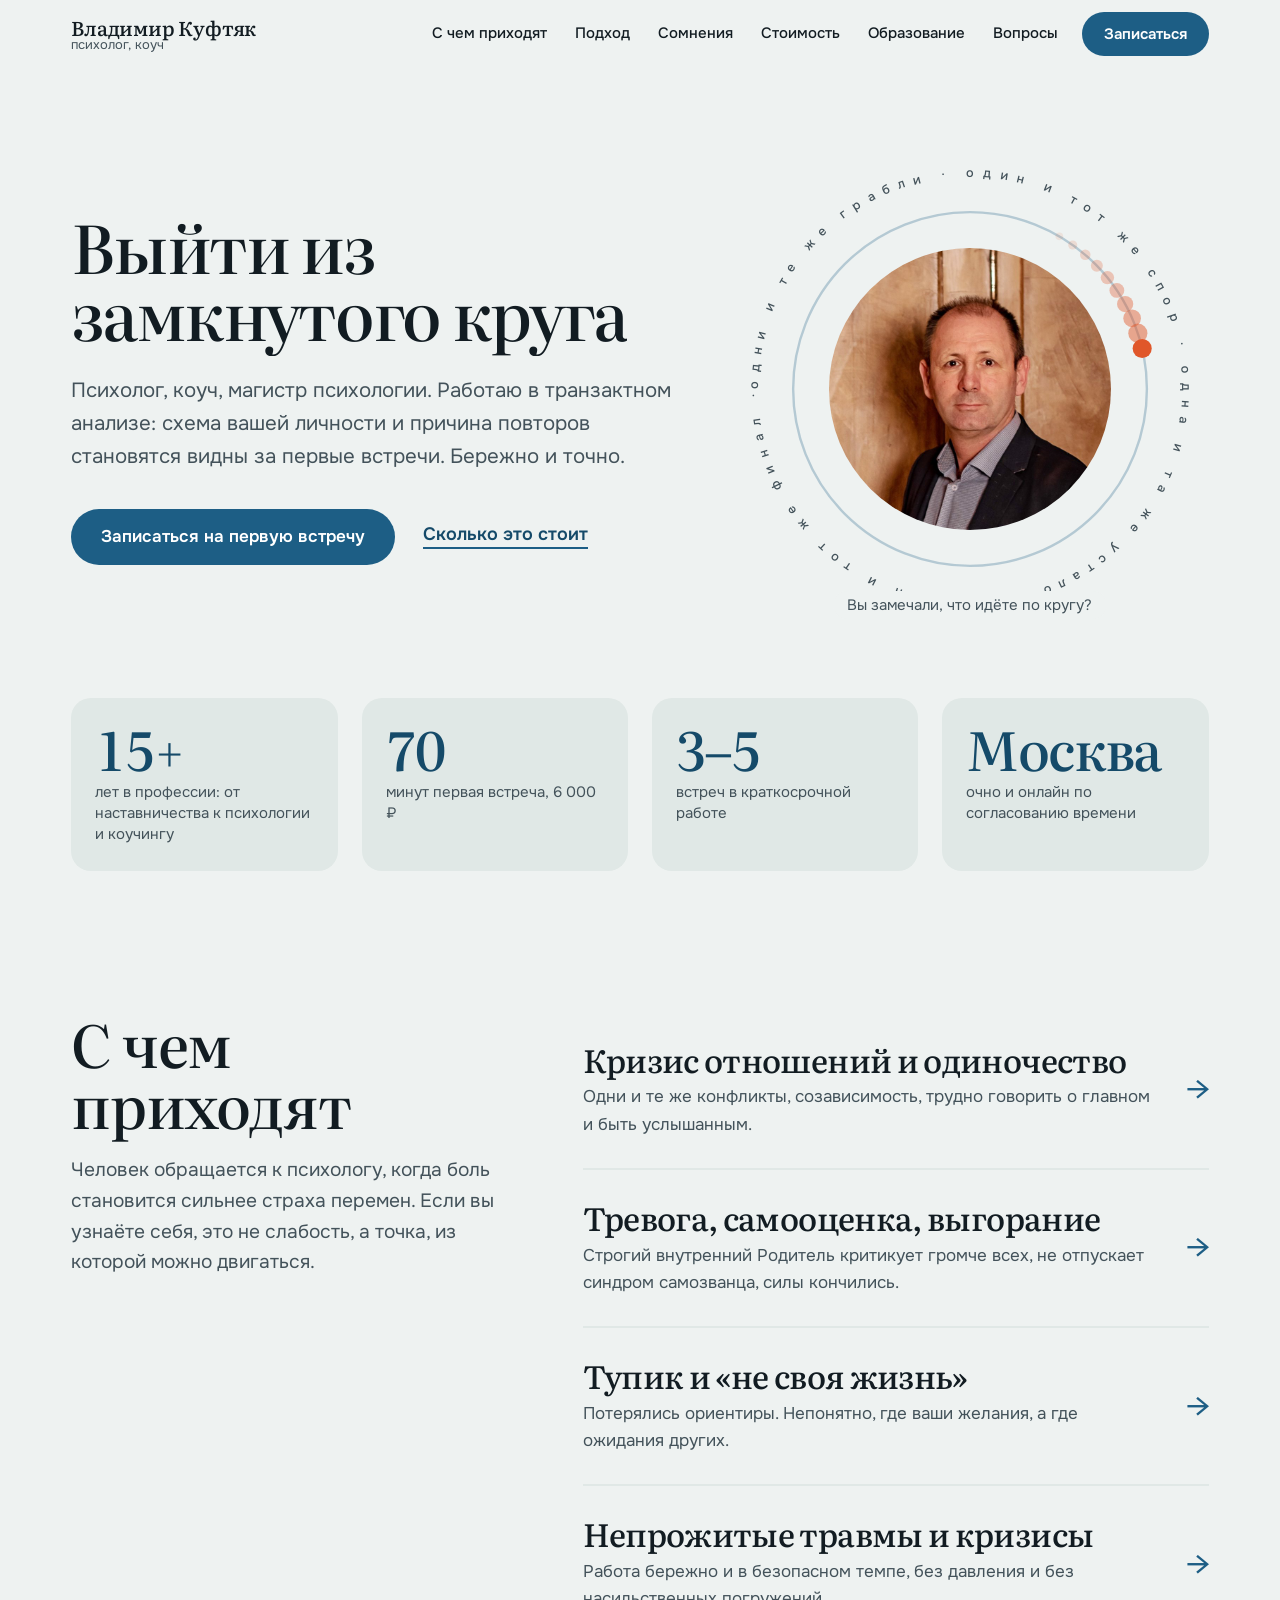
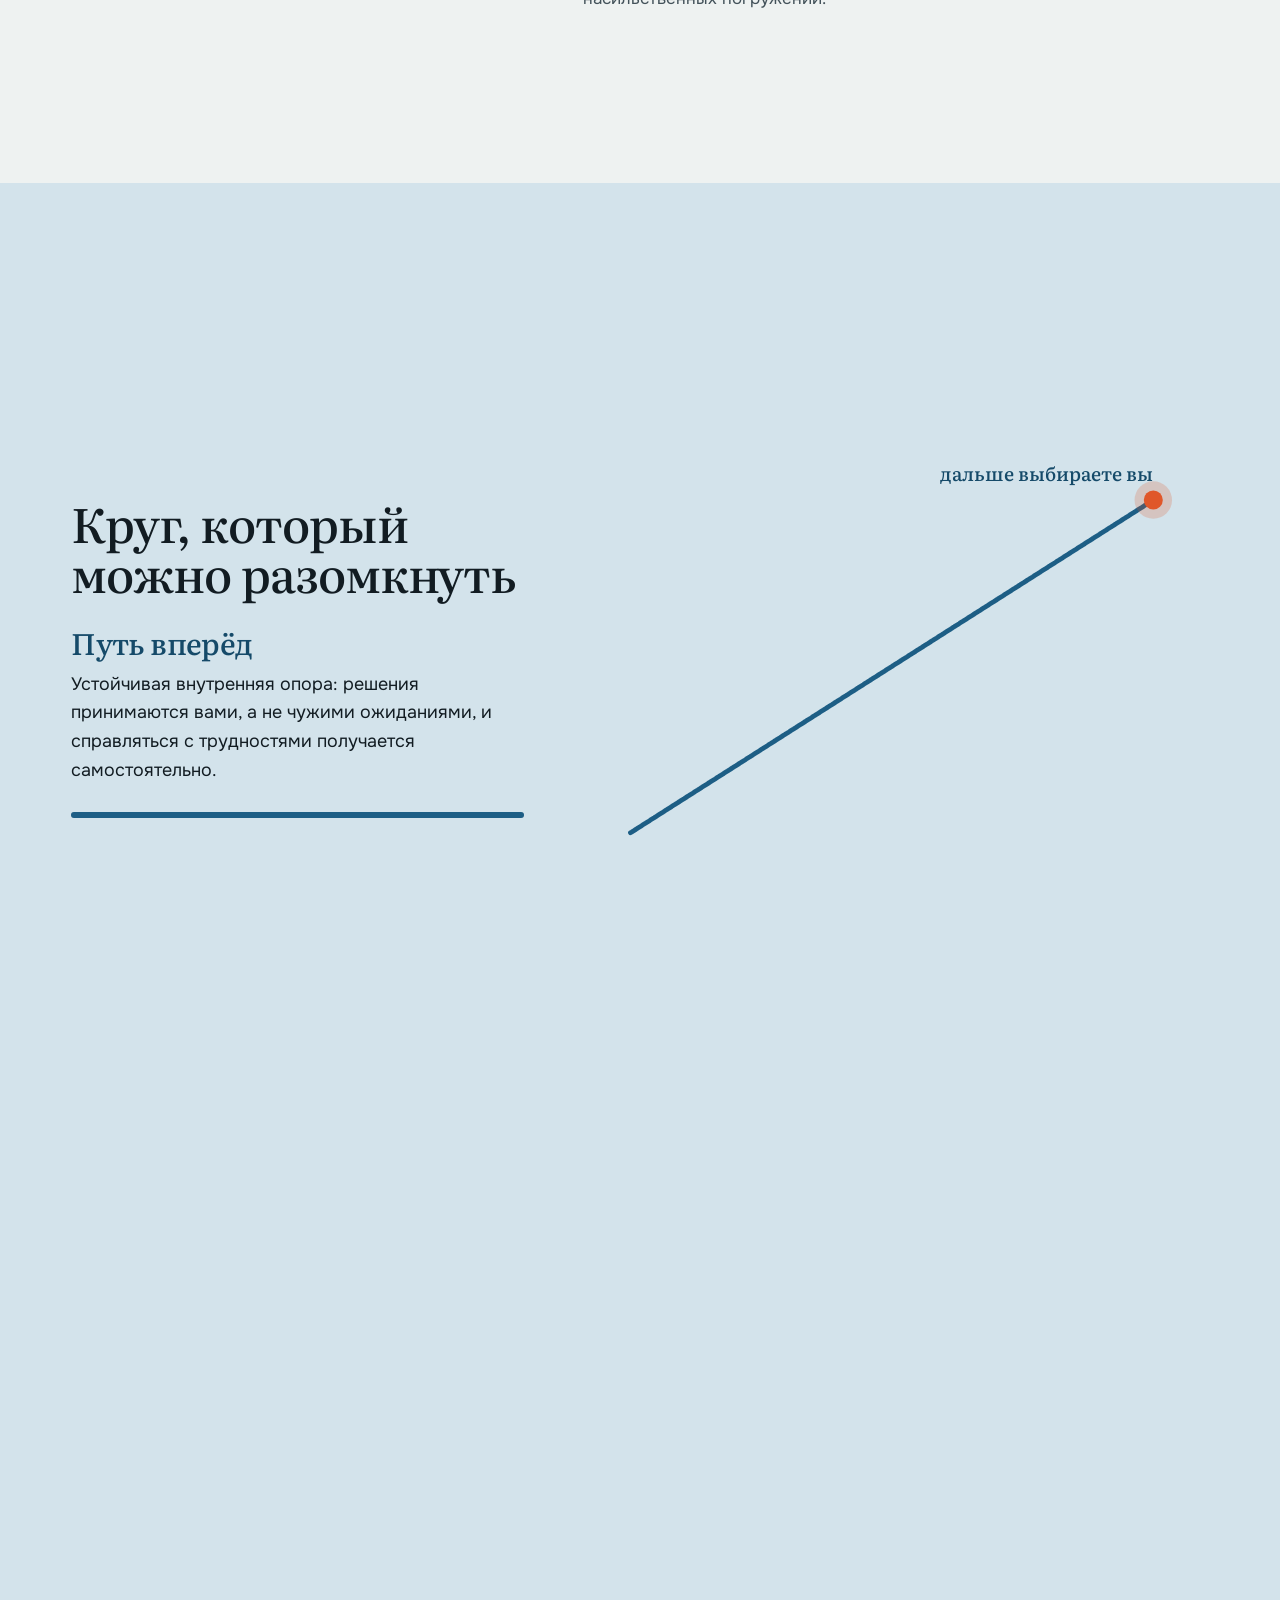
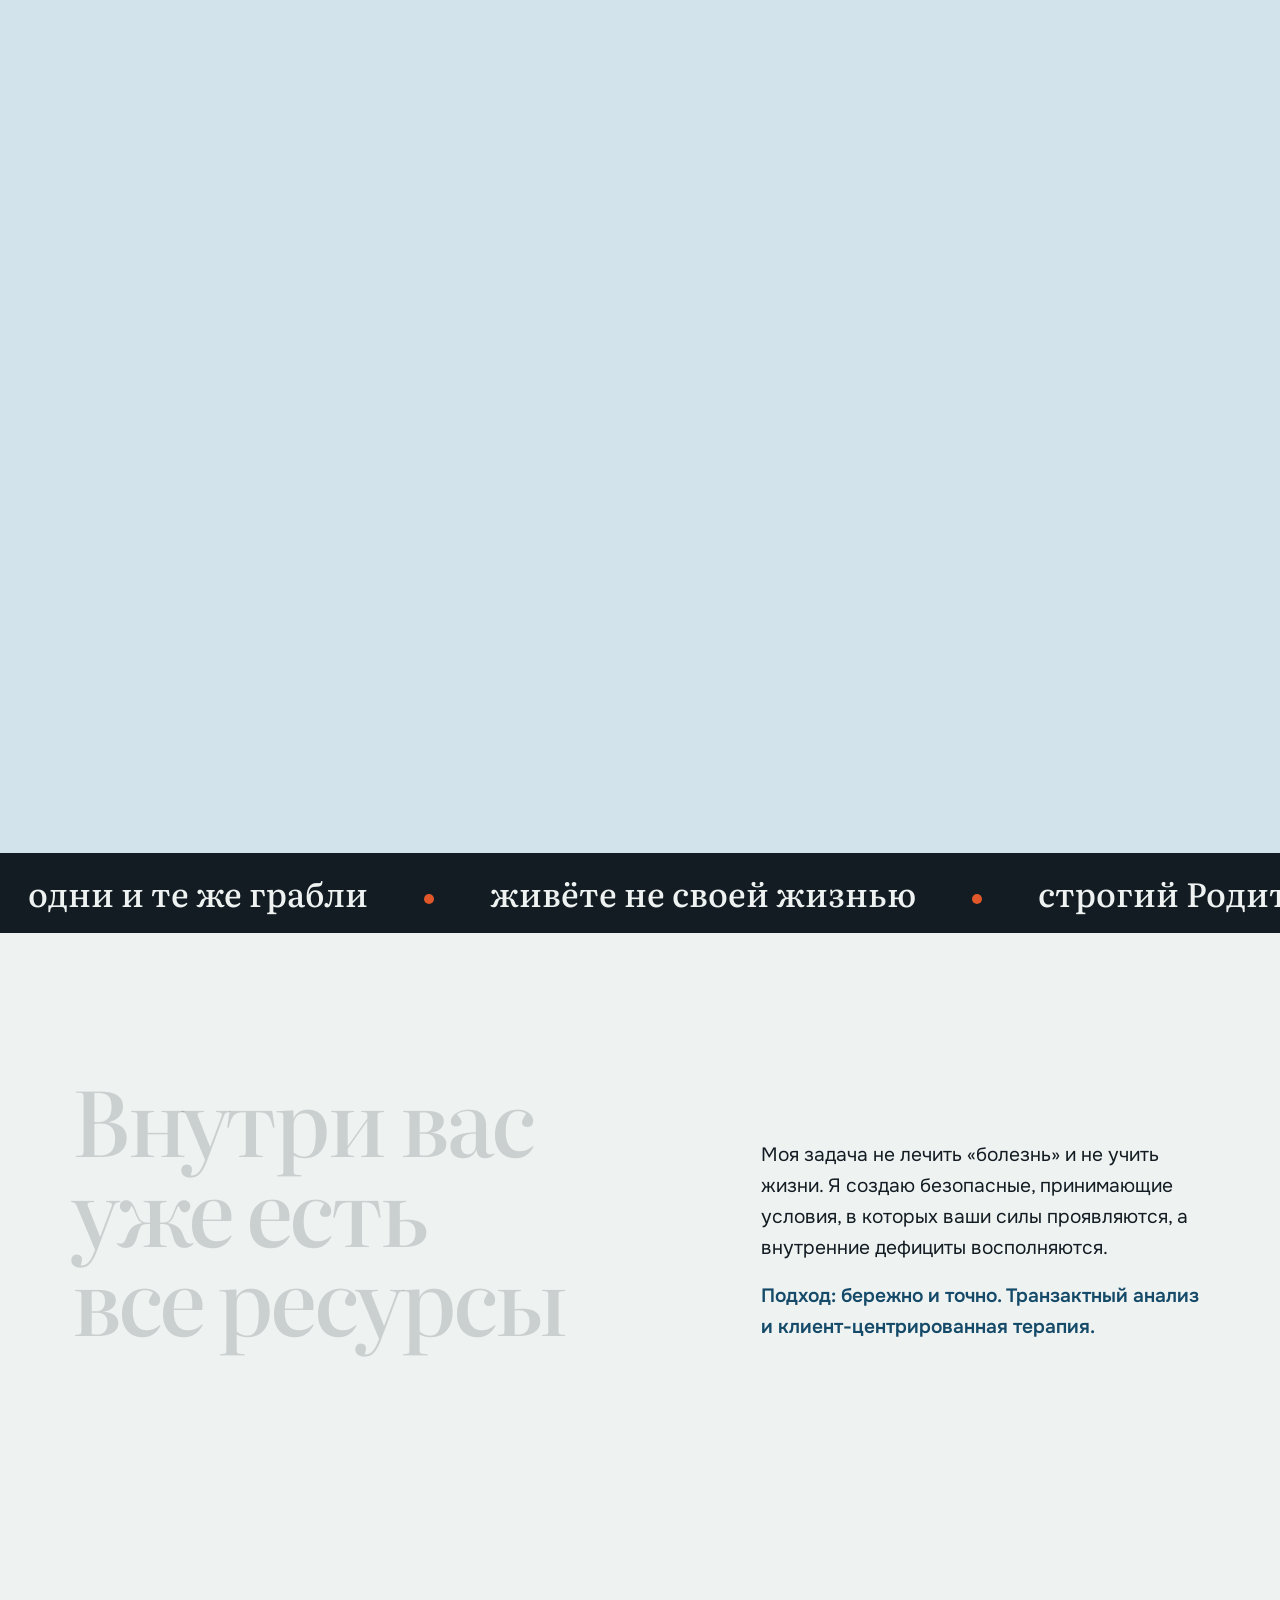
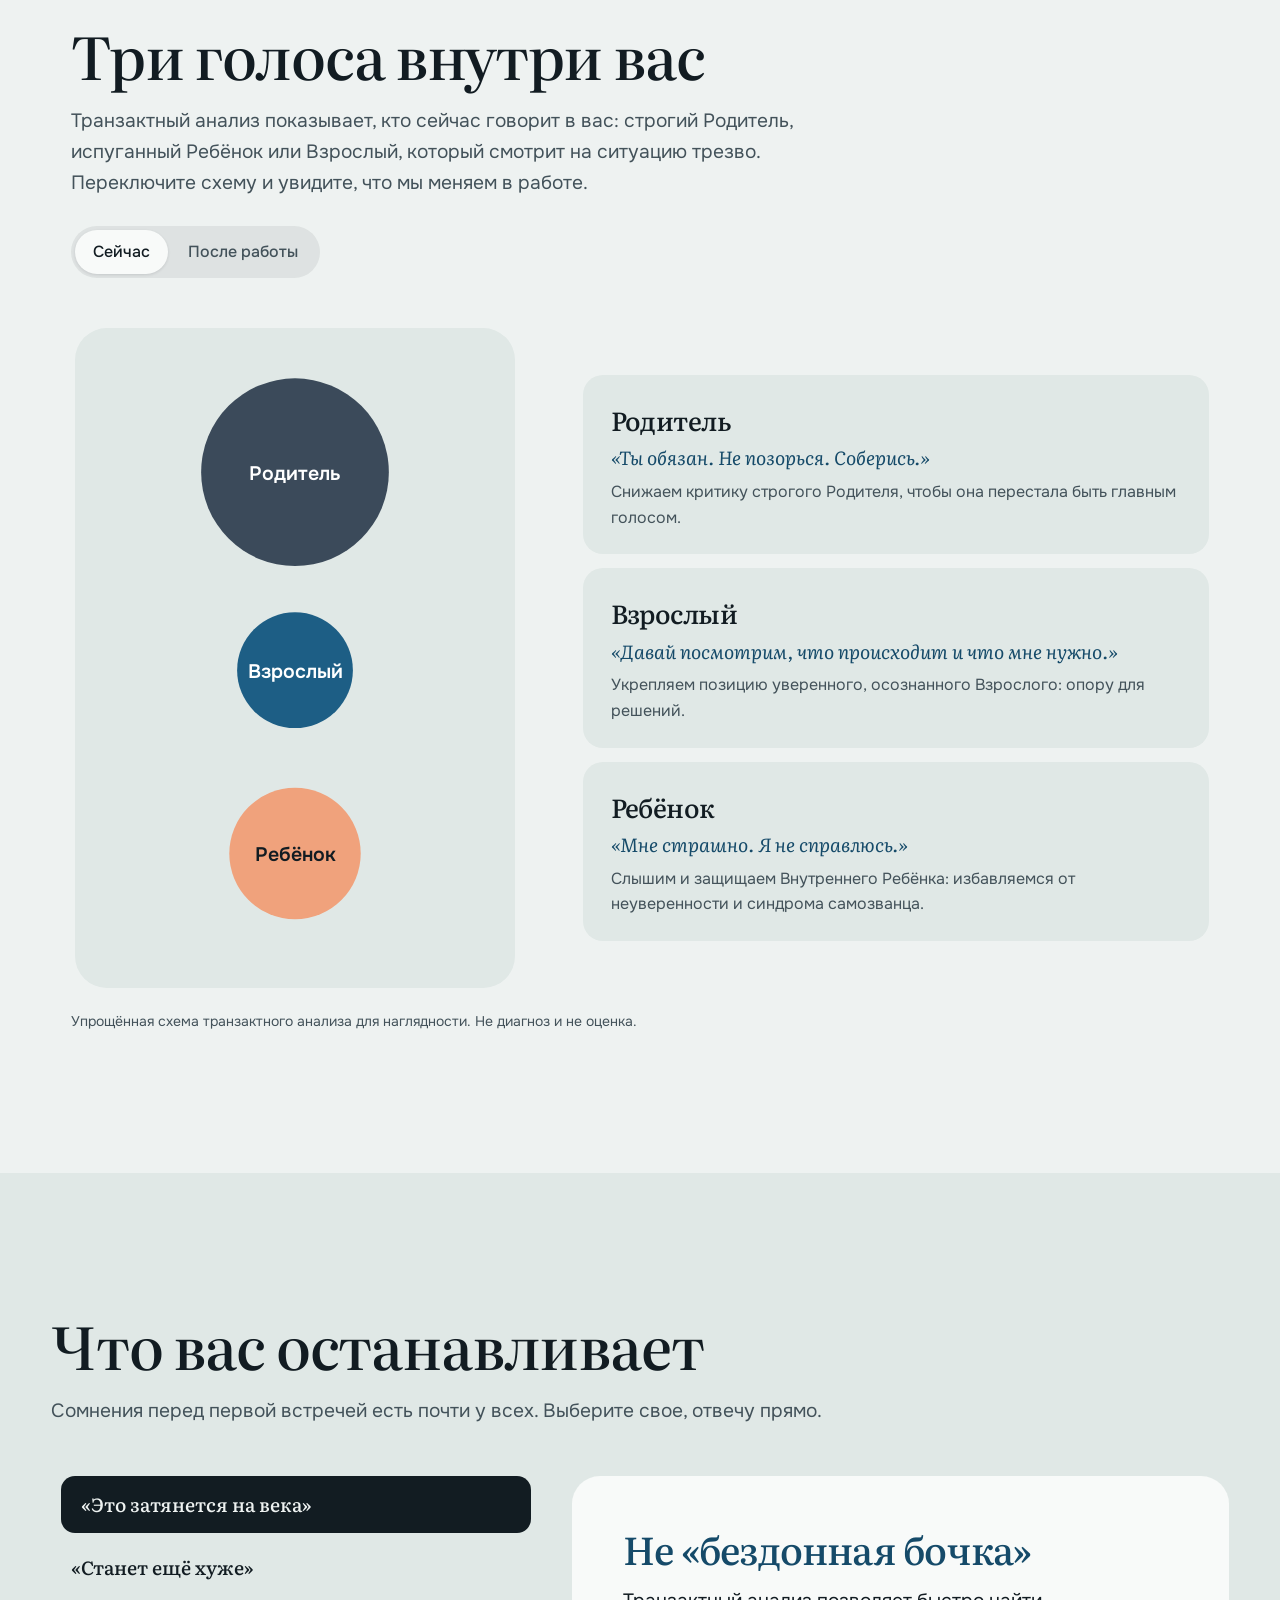
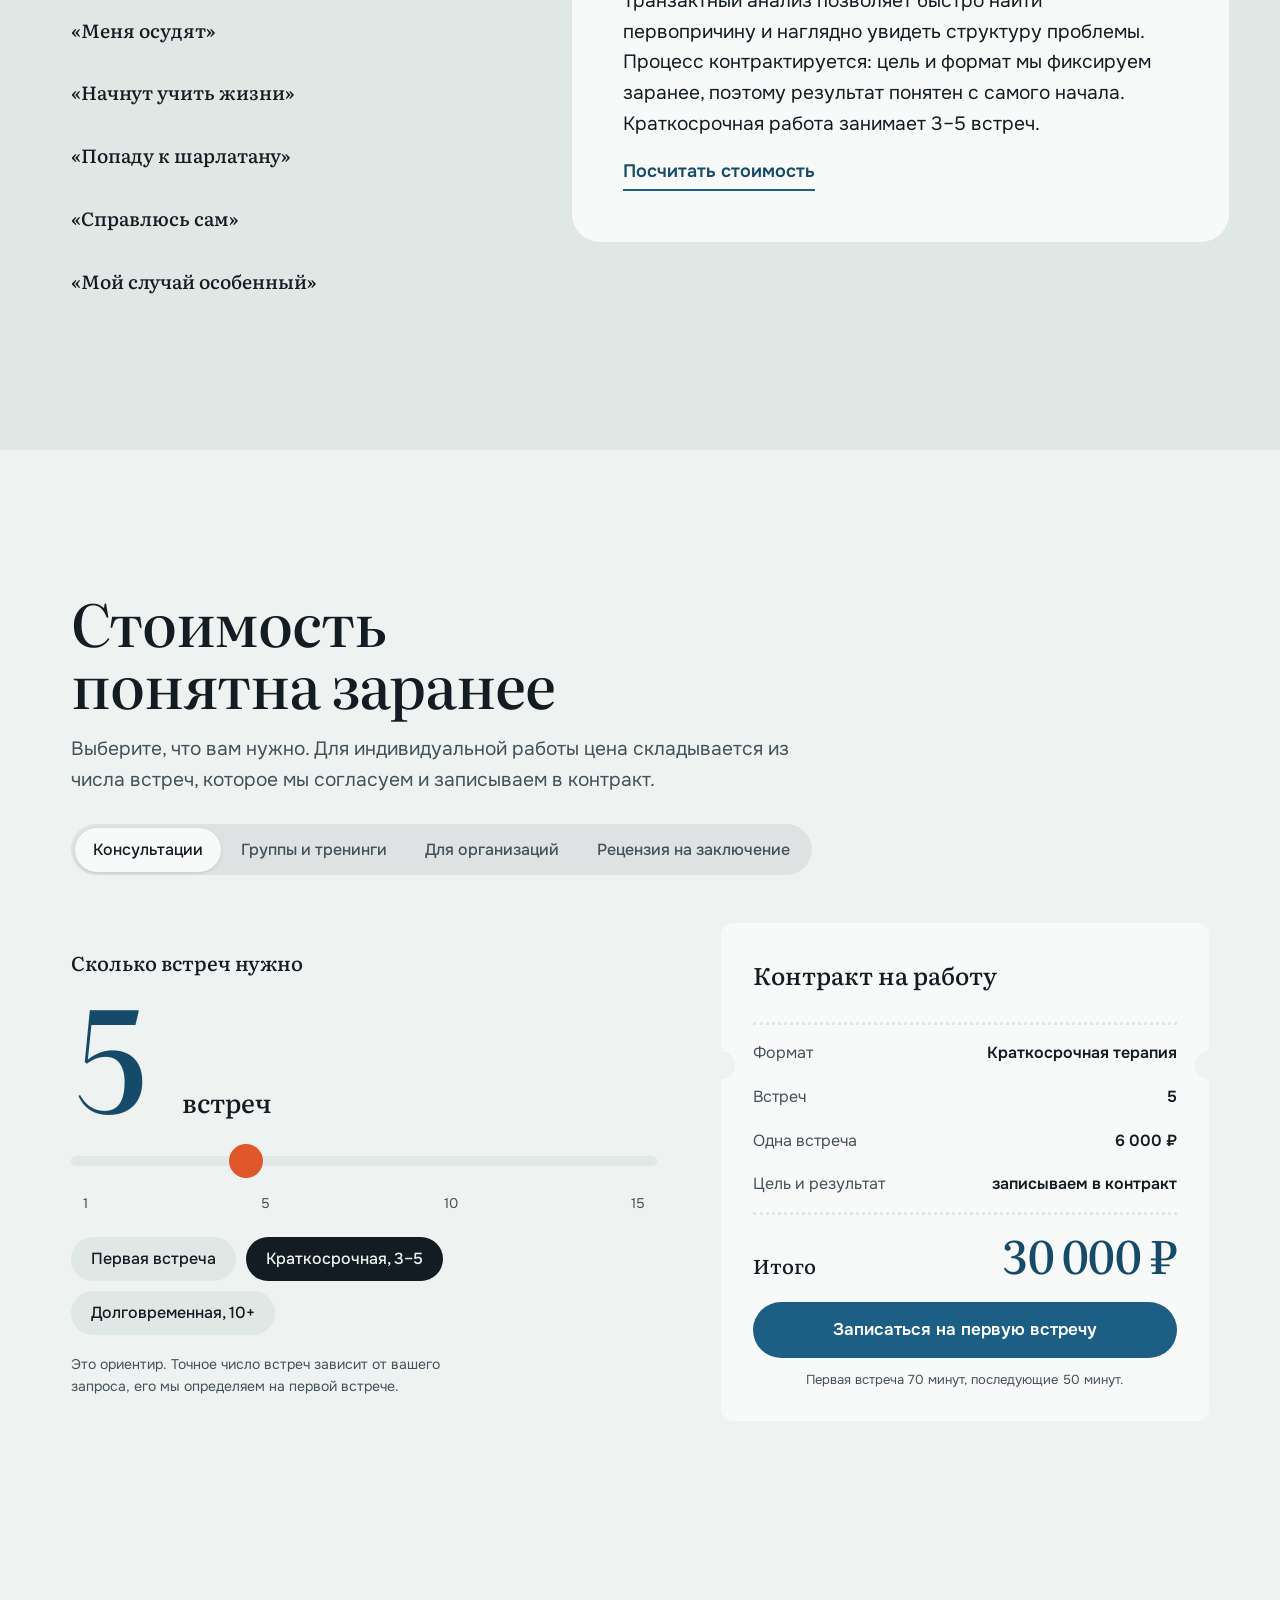
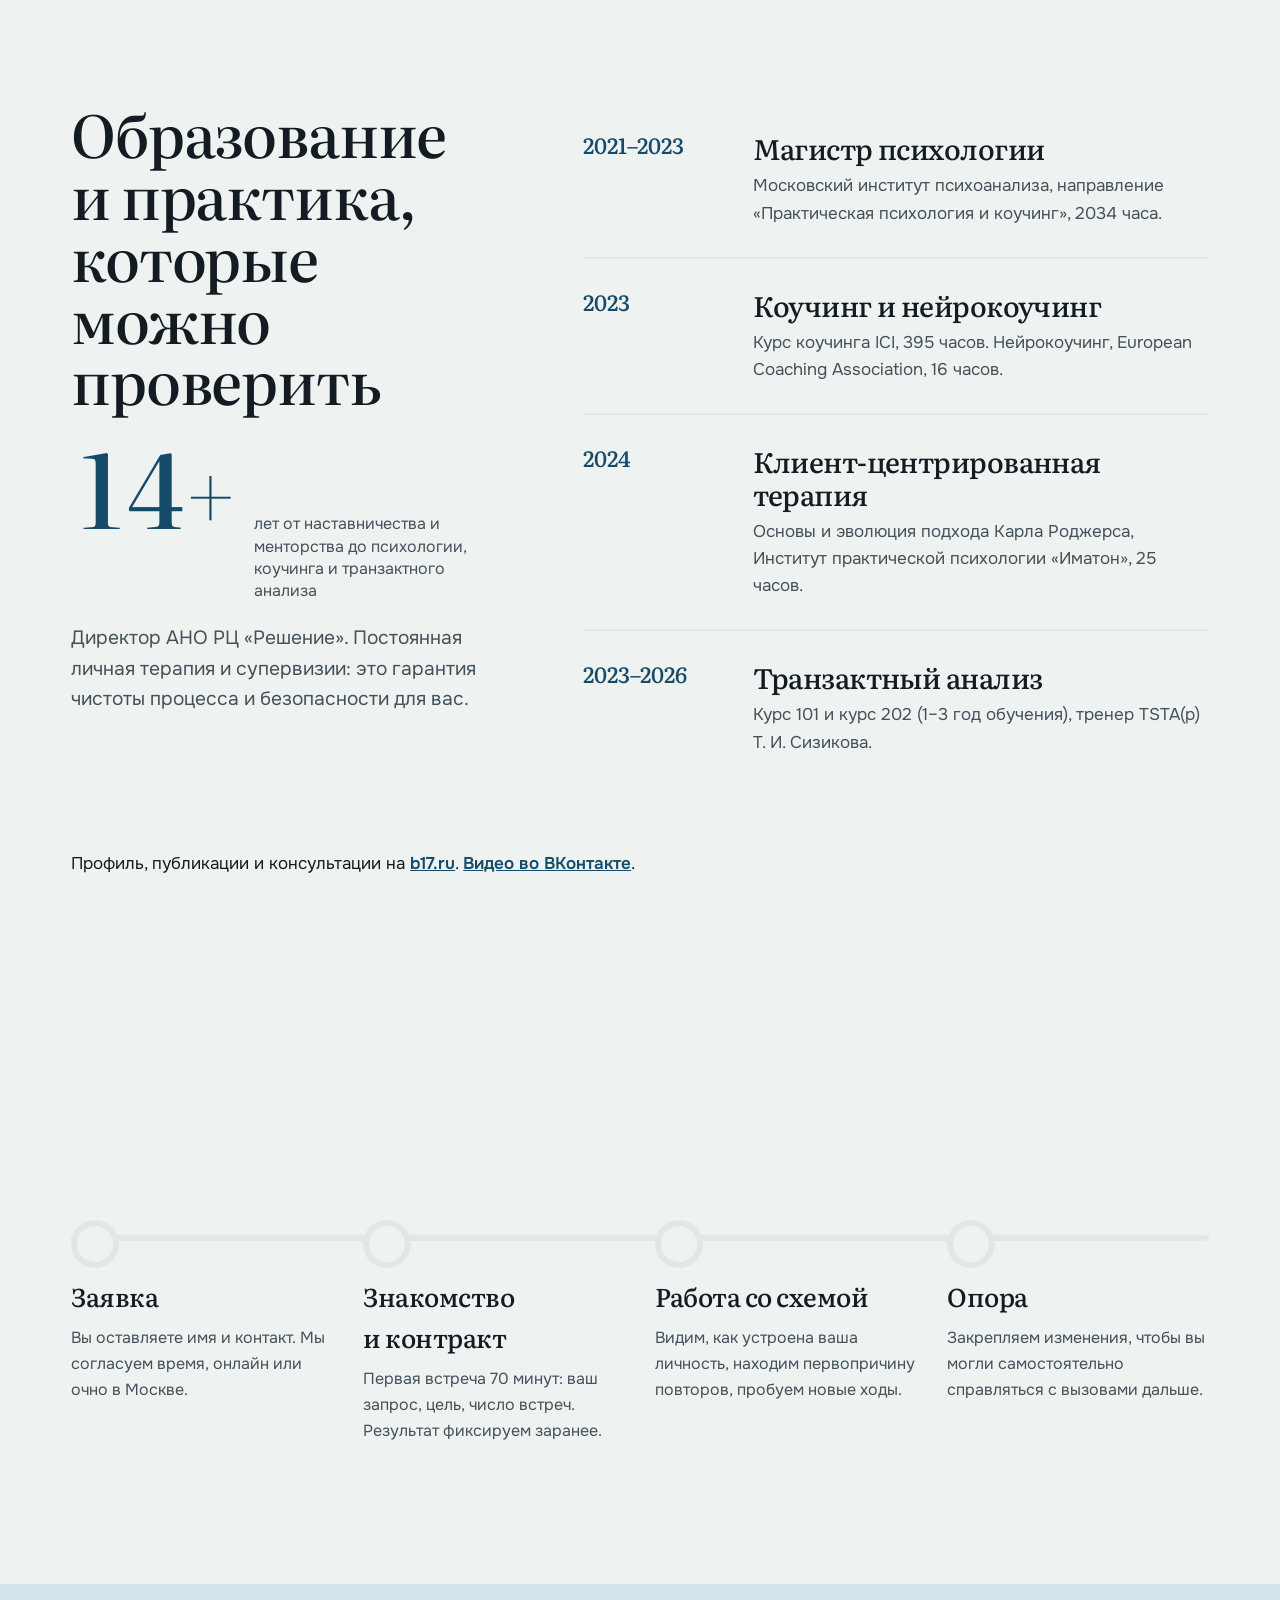
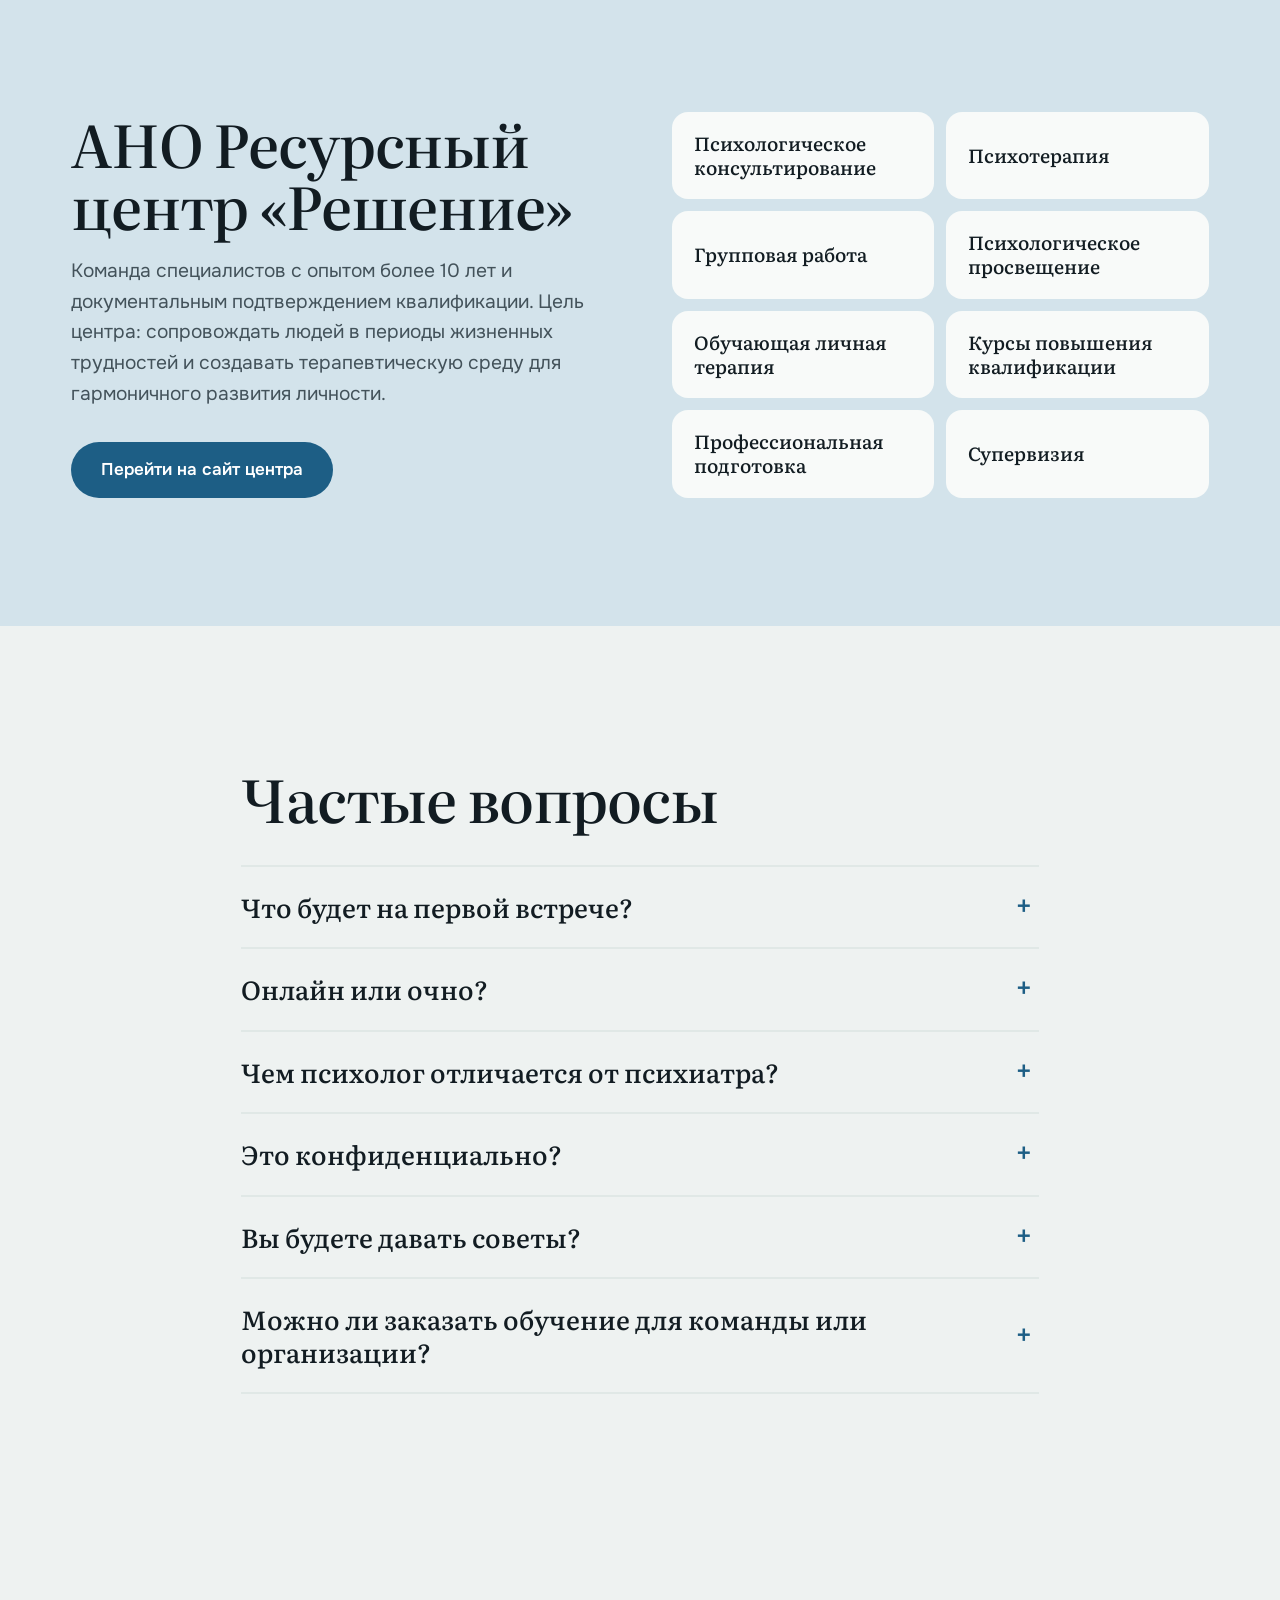
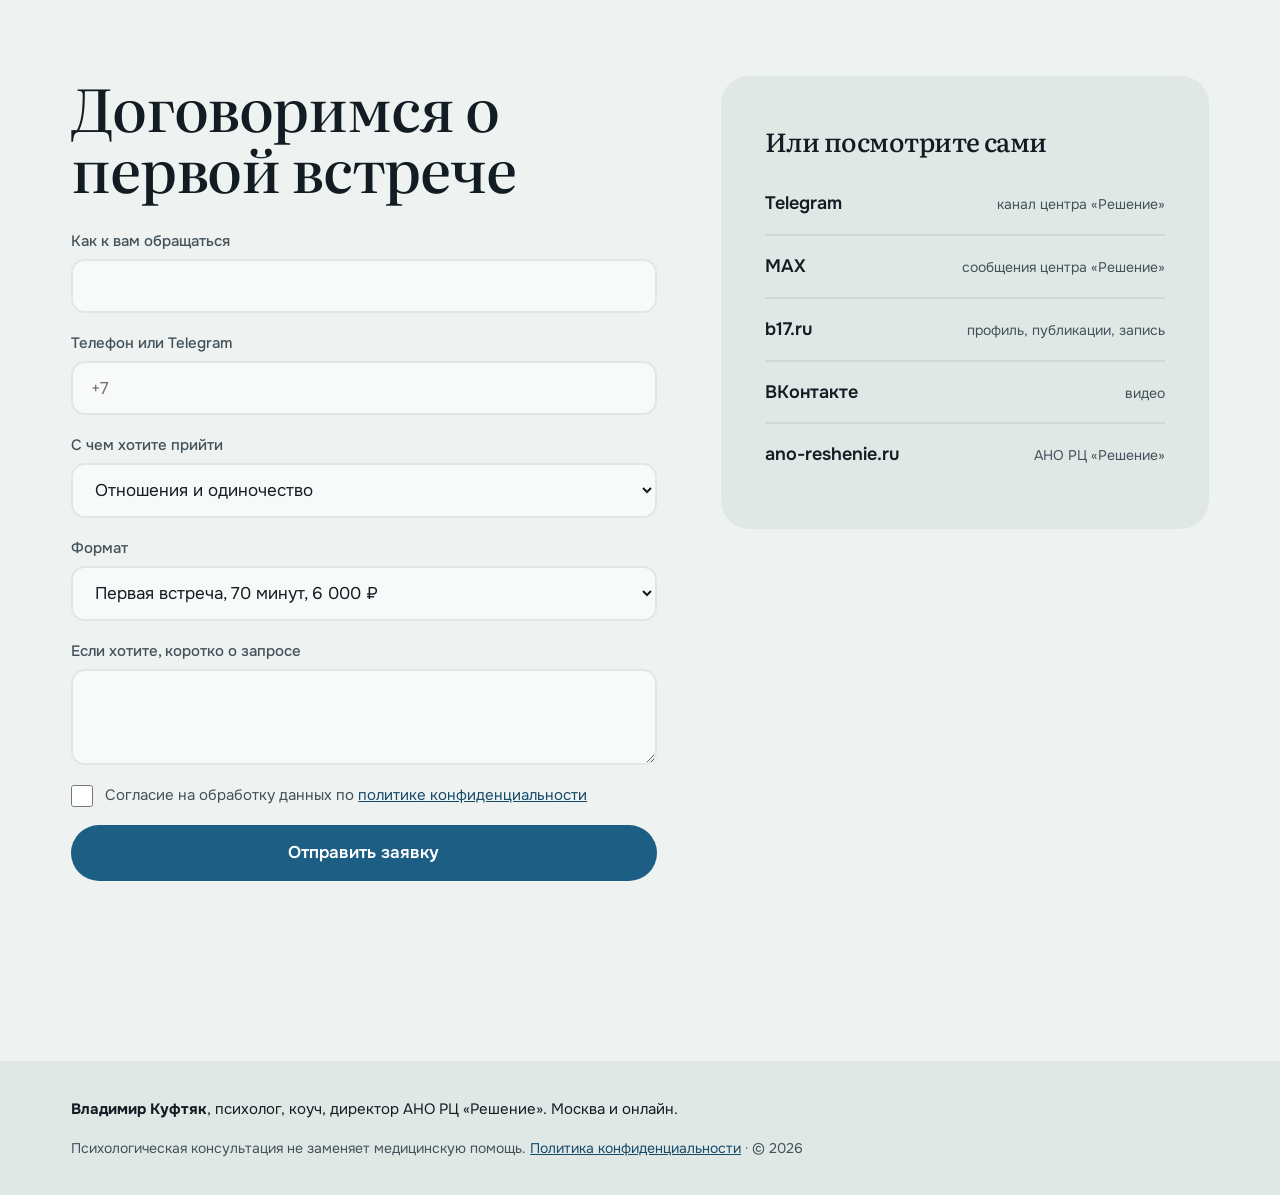
<file: index.html>
<!doctype html>
<html lang="ru">
<head>
<meta charset="utf-8">
<meta name="viewport" content="width=device-width, initial-scale=1">
<title>Владимир Куфтяк — психолог, транзактный анализ, Москва и онлайн</title>
<meta name="description" content="Психолог, коуч, магистр психологии Владимир Куфтяк. Транзактный анализ и клиент-центрированный подход: выход из повторяющихся сценариев, самокритики и «не своей жизни». Первая встреча 70 минут, 6 000 ₽. Москва и онлайн.">
<meta property="og:title" content="Владимир Куфтяк — выйти из замкнутого круга">
<meta property="og:description" content="Психолог, коуч, директор АНО «Решение». Бережно и точно. Москва и онлайн.">
<meta property="og:type" content="website">
<meta name="theme-color" content="#EEF2F1">
<script>document.documentElement.classList.add('js')</script>
<link rel="preconnect" href="https://fonts.googleapis.com">
<link rel="preconnect" href="https://fonts.gstatic.com" crossorigin>
<link href="https://fonts.googleapis.com/css2?family=Literata:opsz,wght@7..72,300..800&family=Onest:wght@300..700&display=swap" rel="stylesheet">
<link rel="stylesheet" href="motion.css">
<link rel="stylesheet" href="styles.css">
</head>
<body>

<header class="header" id="header">
  <div class="header__inner">
    <a class="logo" href="#top" aria-label="Владимир Куфтяк, на главную"><b>Владимир Куфтяк</b><span>психолог, коуч</span></a>
    <nav class="nav" id="nav" aria-label="Разделы">
      <a href="#requests" data-roll>С чем приходят</a>
      <a href="#approach" data-roll>Подход</a>
      <a href="#fears" data-roll>Сомнения</a>
      <a href="#price" data-roll>Стоимость</a>
      <a href="#about" data-roll>Образование</a>
      <a href="#faq" data-roll>Вопросы</a>
    </nav>
    <a class="btn btn--small header__cta" href="#contact" data-magnetic><span>Записаться</span></a>
    <button class="burger" id="burger" aria-label="Меню" aria-expanded="false"><i></i><i></i></button>
  </div>
</header>

<main id="top">

<!-- HERO -->
<section class="hero">
  <div class="hero__text">
    <h1 class="hero__title" data-split>Выйти из замкнутого круга</h1>
    <p class="hero__lead" data-reveal>Психолог, коуч, магистр психологии. Работаю в транзактном анализе: схема вашей личности и причина повторов становятся видны за первые встречи. Бережно и точно.</p>
    <div class="hero__actions" data-reveal>
      <a class="btn" href="#contact" data-magnetic data-fmt="first"><span>Записаться на первую встречу</span></a>
      <a class="textlink" href="#price" data-roll>Сколько это стоит</a>
    </div>
  </div>
  <figure class="orbit" id="orbit">
    <div class="orbit__photo"><img src="img/vladimir.jpg?v=2" width="800" height="800" alt="Владимир Куфтяк, психолог и коуч" fetchpriority="high"></div>
    <svg class="orbit__svg" viewBox="0 0 600 600" aria-hidden="true">
      <defs><path id="ringTxt" d="M300,300 m-266,0 a266,266 0 1,1 532,0 a266,266 0 1,1 -532,0"/></defs>
      <g class="orbit__text"><text textLength="1664" lengthAdjust="spacing"><textPath href="#ringTxt">одни и те же грабли · один и тот же спор · одна и та же усталость · один и тот же финал · </textPath></text></g>
      <circle class="orbit__ring" cx="300" cy="300" r="222"/>
      <g id="trail"></g>
      <circle id="odot" r="12" cx="300" cy="78"/>
    </svg>
    <figcaption class="orbit__cap">Вы замечали, что идёте по кругу?</figcaption>
  </figure>
</section>

<ul class="facts" data-stagger>
  <li><b><span data-target="15">15</span>+</b><span>лет в профессии: от наставничества к психологии и коучингу</span></li>
  <li><b><span data-target="70">70</span></b><span>минут первая встреча, 6 000 ₽</span></li>
  <li><b>3–5</b><span>встреч в краткосрочной работе</span></li>
  <li><b>Москва</b><span>очно и онлайн по согласованию времени</span></li>
</ul>

<!-- REQUESTS -->
<section class="sec requests" id="requests">
  <div class="requests__head">
    <h2 class="sec__title" data-reveal>С чем приходят</h2>
    <p class="sec__lead" data-reveal>Человек обращается к психологу, когда боль становится сильнее страха перемен. Если вы узнаёте себя, это не слабость, а точка, из которой можно двигаться.</p>
  </div>
  <ul class="reqs" data-stagger>
    <li><a href="#contact" data-req="0"><h3>Кризис отношений и одиночество</h3><p>Одни и те же конфликты, созависимость, трудно говорить о главном и быть услышанным.</p><span class="reqs__go" aria-hidden="true">→</span></a></li>
    <li><a href="#contact" data-req="1"><h3>Тревога, самооценка, выгорание</h3><p>Строгий внутренний Родитель критикует громче всех, не отпускает синдром самозванца, силы кончились.</p><span class="reqs__go" aria-hidden="true">→</span></a></li>
    <li><a href="#contact" data-req="2"><h3>Тупик и «не своя жизнь»</h3><p>Потерялись ориентиры. Непонятно, где ваши желания, а где ожидания других.</p><span class="reqs__go" aria-hidden="true">→</span></a></li>
    <li><a href="#contact" data-req="3"><h3>Непрожитые травмы и кризисы</h3><p>Работа бережно и в безопасном темпе, без давления и без насильственных погружений.</p><span class="reqs__go" aria-hidden="true">→</span></a></li>
  </ul>
</section>

<!-- SCROLL SCENE -->
<section class="scene" id="scene" aria-labelledby="sceneT">
  <div class="scene__sticky">
    <div class="scene__head"><h2 id="sceneT" class="sec__title">Круг, который можно разомкнуть</h2></div>
    <svg class="scene__art" id="coil" viewBox="0 0 800 640" role="img" aria-label="Линия, закрученная в круг, растягивается в прямой путь вперёд">
      <path id="pFuture" class="coil__future" d="M400,180 a150,150 0 1,1 -0.1,0"/>
      <path id="pWalked" class="coil__walked" d="M400,180 a150,150 0 0,1 150,150"/>
      <text class="coil__lab" id="coilLab" x="400" y="336" text-anchor="middle">снова по кругу</text>
      <text class="coil__end" id="coilEnd" x="730" y="96" text-anchor="end">дальше выбираете вы</text>
      <circle id="dotHalo" r="26" cx="400" cy="180"/>
      <circle id="dotMain" r="12" cx="400" cy="180"/>
    </svg>
    <div class="scene__steps" id="steps">
      <div class="step is-on"><h3>Те же грабли</h3><p>Тот же спор, тот же финал, та же усталость. Вы замечаете, что идёте по знакомому кругу. Это не слабость, а сценарий, и у него есть причина.</p></div>
      <div class="step"><h3>Схема становится видна</h3><p>В транзактном анализе вы буквально видите, из каких частей собрана реакция: Родитель, Взрослый, Ребёнок. Первопричину находим быстро.</p></div>
      <div class="step"><h3>Круг размыкается</h3><p>Меняется не вся ваша жизнь, а один ход. Вы замечаете момент, где раньше срабатывал автомат, и выбираете другое решение.</p></div>
      <div class="step"><h3>Путь вперёд</h3><p>Устойчивая внутренняя опора: решения принимаются вами, а не чужими ожиданиями, и справляться с трудностями получается самостоятельно.</p></div>
      <div class="scene__bar" aria-hidden="true"><i id="bar"></i></div>
    </div>
  </div>
</section>

<!-- MARQUEE -->
<div class="marquee" aria-hidden="true">
  <div class="marquee__track">
    <span>одни и те же грабли</span><span>живёте не своей жизнью</span><span>строгий Родитель говорит громче всех</span><span>усталость от чужих ожиданий</span><span>внутри вас уже есть все ресурсы</span>
    <span>одни и те же грабли</span><span>живёте не своей жизнью</span><span>строгий Родитель говорит громче всех</span><span>усталость от чужих ожиданий</span><span>внутри вас уже есть все ресурсы</span>
  </div>
</div>

<!-- MANIFEST -->
<section class="sec manifest" id="approach">
  <h2 class="manifest__title" id="manifest">Внутри вас уже есть все ресурсы</h2>
  <div class="manifest__side" data-reveal>
    <p>Моя задача не лечить «болезнь» и не учить жизни. Я создаю безопасные, принимающие условия, в которых ваши силы проявляются, а внутренние дефициты восполняются.</p>
    <p class="manifest__sig">Подход: бережно и точно. Транзактный анализ и клиент-центрированная терапия.</p>
  </div>
</section>

<!-- EGO DIAGRAM -->
<section class="sec ego" id="ego">
  <div class="ego__head">
    <h2 class="sec__title" data-reveal>Три голоса внутри вас</h2>
    <p class="sec__lead" data-reveal>Транзактный анализ показывает, кто сейчас говорит в вас: строгий Родитель, испуганный Ребёнок или Взрослый, который смотрит на ситуацию трезво. Переключите схему и увидите, что мы меняем в работе.</p>
    <div class="egoPill" data-pill role="tablist" aria-label="Состояние схемы">
      <button data-pill-item role="tab" data-state="now" class="is-active" aria-selected="true">Сейчас</button>
      <button data-pill-item role="tab" data-state="after" aria-selected="false">После работы</button>
    </div>
  </div>
  <div class="ego__body">
    <svg class="ego__svg" id="egoSvg" viewBox="0 0 360 540" role="img" aria-label="Три круга: Родитель, Взрослый, Ребёнок. Их размер меняется в работе">
      <g class="e e--p" data-e="p" style="--y:118px"><circle r="64"/></g><text class="lbl lbl--p" x="180" y="124" text-anchor="middle">Родитель</text>
      <g class="e e--a" data-e="a" style="--y:280px"><circle r="64"/></g><text class="lbl lbl--a" x="180" y="286" text-anchor="middle">Взрослый</text>
      <g class="e e--c" data-e="c" style="--y:430px"><circle r="64"/></g><text class="lbl lbl--c" x="180" y="436" text-anchor="middle">Ребёнок</text>
    </svg>
    <ol class="voices" id="voices">
      <li data-e="p"><h3>Родитель</h3><p class="voices__say">«Ты обязан. Не позорься. Соберись.»</p><p>Снижаем критику строгого Родителя, чтобы она перестала быть главным голосом.</p></li>
      <li data-e="a"><h3>Взрослый</h3><p class="voices__say">«Давай посмотрим, что происходит и что мне нужно.»</p><p>Укрепляем позицию уверенного, осознанного Взрослого: опору для решений.</p></li>
      <li data-e="c"><h3>Ребёнок</h3><p class="voices__say">«Мне страшно. Я не справлюсь.»</p><p>Слышим и защищаем Внутреннего Ребёнка: избавляемся от неуверенности и синдрома самозванца.</p></li>
    </ol>
  </div>
  <p class="ego__note">Упрощённая схема транзактного анализа для наглядности. Не диагноз и не оценка.</p>
</section>

<!-- FEARS -->
<section class="sec fears" id="fears">
  <div class="fears__head">
    <h2 class="sec__title" data-reveal>Что вас останавливает</h2>
    <p class="sec__lead" data-reveal>Сомнения перед первой встречей есть почти у всех. Выберите свое, отвечу прямо.</p>
  </div>
  <div class="fears__body">
    <div class="fears__tabs" role="tablist" aria-label="Сомнения" id="fearTabs">
      <button role="tab" class="is-on" aria-selected="true" data-i="0">«Это затянется на века»</button>
      <button role="tab" aria-selected="false" data-i="1">«Станет ещё хуже»</button>
      <button role="tab" aria-selected="false" data-i="2">«Меня осудят»</button>
      <button role="tab" aria-selected="false" data-i="3">«Начнут учить жизни»</button>
      <button role="tab" aria-selected="false" data-i="4">«Попаду к шарлатану»</button>
      <button role="tab" aria-selected="false" data-i="5">«Справлюсь сам»</button>
      <button role="tab" aria-selected="false" data-i="6">«Мой случай особенный»</button>
    </div>
    <div class="fears__panels" id="fearPanels">
      <article class="fp is-on" role="tabpanel"><h3>Не «бездонная бочка»</h3><p>Транзактный анализ позволяет быстро найти первопричину и наглядно увидеть структуру проблемы. Процесс контрактируется: цель и формат мы фиксируем заранее, поэтому результат понятен с самого начала. Краткосрочная работа занимает 3–5 встреч.</p><a class="textlink" href="#price" data-roll>Посчитать стоимость</a></article>
      <article class="fp" role="tabpanel"><h3>Бережно и точно</h3><p>Мы работаем в безопасном пространстве. Никто не заставляет вспоминать то, к чему вы не готовы, и не растравляет старые раны ради самого процесса. Темп и глубину мы определяем вместе.</p></article>
      <article class="fp" role="tabpanel"><h3>Без осуждения</h3><p>В основе работы безусловное и уважительное принятие, Этический кодекс психологов и полная конфиденциальность. Можно говорить о том, что вы ни с кем не обсуждали.</p></article>
      <article class="fp" role="tabpanel"><h3>Без нравоучений</h3><p>Я придерживаюсь клиент-центрированной позиции: внутри вас уже есть все ресурсы. Я не навязываю чужих ценностей и готовых рецептов, а помогаю вашим собственным силам проявиться.</p></article>
      <article class="fp" role="tabpanel"><h3>Квалификацию можно проверить</h3><p>Магистр психологии (Московский институт психоанализа), мастер-коуч ICI, обучение транзактному анализу у Т. И. Сизиковой, тренера TSTA(p). Я постоянно прохожу личную терапию и супервизии.</p><a class="textlink" href="#about" data-roll>Образование и документы</a></article>
      <article class="fp" role="tabpanel"><h3>Это не слабость</h3><p>Обратиться за профессиональной помощью значит взять руль в свои руки. Разговор с близкими утешает, но у них своя роль в вашей истории. Специалист не вовлечён в неё и не проецирует свои переживания на вас.</p></article>
      <article class="fp" role="tabpanel"><h3>Именно поэтому индивидуально</h3><p>Шаблонной программы нет. Мы строим схему именно вашей личности и ваших повторяющихся сценариев, а затем вместе выбираем, что менять и в каком порядке.</p></article>
    </div>
  </div>
</section>

<!-- PRICE -->
<section class="sec price" id="price">
  <div class="price__head">
    <h2 class="sec__title" data-reveal>Стоимость понятна заранее</h2>
    <p class="sec__lead" data-reveal>Выберите, что вам нужно. Для индивидуальной работы цена складывается из числа встреч, которое мы согласуем и записываем в контракт.</p>
    <div class="pricePill" data-pill role="tablist" aria-label="Форматы">
      <button data-pill-item role="tab" data-p="solo" class="is-active" aria-selected="true">Консультации</button>
      <button data-pill-item role="tab" data-p="group" aria-selected="false">Группы и тренинги</button>
      <button data-pill-item role="tab" data-p="org" aria-selected="false">Для организаций</button>
      <button data-pill-item role="tab" data-p="review" aria-selected="false">Рецензия на заключение</button>
    </div>
  </div>

  <div class="pane is-on" data-pane="solo">
    <div class="calc">
      <div class="calc__ctrl">
        <label class="calc__label" for="nRange">Сколько встреч нужно</label>
        <p class="calc__n"><output id="nOut" for="nRange">5</output><span id="nWord">встреч</span></p>
        <input type="range" id="nRange" min="1" max="15" value="5" step="1">
        <div class="calc__marks" aria-hidden="true"><span>1</span><span>5</span><span>10</span><span>15</span></div>
        <div class="calc__presets">
          <button type="button" data-n="1">Первая встреча</button>
          <button type="button" data-n="4">Краткосрочная, 3–5</button>
          <button type="button" data-n="10">Долговременная, 10+</button>
        </div>
        <p class="calc__hint">Это ориентир. Точное число встреч зависит от вашего запроса, его мы определяем на первой встрече.</p>
      </div>
      <div class="ticket" id="ticket">
        <p class="ticket__title">Контракт на работу</p>
        <dl class="ticket__rows">
          <div><dt>Формат</dt><dd id="tKind">Краткосрочная терапия</dd></div>
          <div><dt>Встреч</dt><dd id="tN">5</dd></div>
          <div><dt>Одна встреча</dt><dd>6 000 ₽</dd></div>
          <div><dt>Цель и результат</dt><dd>записываем в контракт</dd></div>
        </dl>
        <p class="ticket__total"><span>Итого</span><b id="tSum">30 000 ₽</b></p>
        <a class="btn btn--wide" href="#contact" data-magnetic data-fmt="calc"><span>Записаться на первую встречу</span></a>
        <p class="ticket__fine">Первая встреча 70 минут, последующие 50 минут.</p>
      </div>
    </div>
  </div>

  <div class="pane" data-pane="group">
    <div class="paneGrid">
      <div class="big"><b>6 000 ₽</b><span>с человека</span></div>
      <div class="paneTxt">
        <h3>Групповые тренинги</h3>
        <ul class="plain">
          <li><b>Короткий формат.</b> 2–3 дня по 8 часов: интенсивное погружение в тему.</li>
          <li><b>Длительный формат.</b> Еженедельные встречи 10–15 недель: время, чтобы закрепить новое поведение.</li>
        </ul>
        <a class="btn" href="#contact" data-magnetic data-fmt="group"><span>Узнать ближайшую группу</span></a>
      </div>
    </div>
  </div>

  <div class="pane" data-pane="org">
    <div class="paneGrid">
      <div class="big"><b>по программе</b><span>стоимость зависит от запроса</span></div>
      <div class="paneTxt">
        <h3>Образовательные услуги и работа с командами</h3>
        <p>Как директор АНО РЦ «Решение» провожу обучение, профессиональную подготовку и курсы повышения квалификации, работаю с групповой динамикой и коммуникацией персонала.</p>
        <a class="btn" href="#contact" data-magnetic data-fmt="org"><span>Обсудить программу</span></a>
        <a class="textlink" href="https://ano-reshenie.ru/" target="_blank" rel="noopener" data-roll>Сайт центра</a>
      </div>
    </div>
  </div>

  <div class="pane" data-pane="review">
    <div class="paneGrid">
      <div class="big"><b>7 000 ₽</b><span>за час работы</span></div>
      <div class="paneTxt">
        <h3>Рецензия на письменное заключение психолога</h3>
        <p>Профессиональный разбор заключения специалиста-психолога для судебного делопроизводства: обоснованность выводов, методы, соответствие профессиональным стандартам.</p>
        <a class="btn" href="#contact" data-magnetic data-fmt="review"><span>Обсудить документ</span></a>
      </div>
    </div>
  </div>
</section>

<!-- ABOUT -->
<section class="sec about" id="about">
  <div class="about__side">
    <h2 class="sec__title" data-reveal>Образование и практика, которые можно проверить</h2>
    <p class="about__big" data-reveal><b><span data-target="15">15</span>+</b><span>лет от наставничества и менторства до психологии, коучинга и транзактного анализа</span></p>
    <p class="sec__lead" data-reveal>Директор АНО РЦ «Решение». Постоянная личная терапия и супервизии: это гарантия чистоты процесса и безопасности для вас.</p>
  </div>
  <ol class="path" data-stagger>
    <li><time>2021–2023</time><div><h3>Магистр психологии</h3><p>Московский институт психоанализа, направление «Практическая психология и коучинг», 2034 часа.</p></div></li>
    <li><time>2023</time><div><h3>Коучинг и нейрокоучинг</h3><p>Курс коучинга ICI, 395 часов. Нейрокоучинг, European Coaching Association, 16 часов.</p></div></li>
    <li><time>2024</time><div><h3>Клиент-центрированная терапия</h3><p>Основы и эволюция подхода Карла Роджерса, Институт практической психологии «Иматон», 25 часов.</p></div></li>
    <li><time>2023–2026</time><div><h3>Транзактный анализ</h3><p>Курс 101 и курс 202 (1–3 год обучения), тренер TSTA(p) Т. И. Сизикова.</p></div></li>
  </ol>
  <p class="about__links" data-reveal>Профиль, публикации и консультации на <a href="https://www.b17.ru/vladimir_kuftyak/" target="_blank" rel="noopener">b17.ru</a>. <a href="https://vk.ru/clip-223681038_456243610?c=1" target="_blank" rel="noopener">Видео во ВКонтакте</a>.</p>
</section>

<!-- PROCESS -->
<section class="sec process" id="process">
  <h2 class="sec__title" data-reveal>Как проходит работа</h2>
  <ol class="proc" id="proc">
    <li><h3>Заявка</h3><p>Вы оставляете имя и контакт. Мы согласуем время, онлайн или очно в Москве.</p></li>
    <li><h3>Знакомство и контракт</h3><p>Первая встреча 70 минут: ваш запрос, цель, число встреч. Результат фиксируем заранее.</p></li>
    <li><h3>Работа со схемой</h3><p>Видим, как устроена ваша личность, находим первопричину повторов, пробуем новые ходы.</p></li>
    <li><h3>Опора</h3><p>Закрепляем изменения, чтобы вы могли самостоятельно справляться с вызовами дальше.</p></li>
  </ol>
</section>

<!-- ANO -->
<section class="ano" id="ano">
  <div class="ano__in">
    <div class="ano__txt">
      <h2 class="sec__title" data-reveal>АНО Ресурсный центр «Решение»</h2>
      <p class="sec__lead" data-reveal>Команда специалистов с опытом более 10 лет и документальным подтверждением квалификации. Цель центра: сопровождать людей в периоды жизненных трудностей и создавать терапевтическую среду для гармоничного развития личности.</p>
      <a class="btn" href="https://ano-reshenie.ru/" target="_blank" rel="noopener" data-magnetic><span>Перейти на сайт центра</span></a>
    </div>
    <ul class="ano__list" data-stagger>
      <li>Психологическое консультирование</li><li>Психотерапия</li><li>Групповая работа</li><li>Психологическое просвещение</li><li>Обучающая личная терапия</li><li>Курсы повышения квалификации</li><li>Профессиональная подготовка</li><li>Супервизия</li>
    </ul>
  </div>
</section>

<!-- FAQ -->
<section class="sec faq" id="faq">
  <h2 class="sec__title" data-reveal>Частые вопросы</h2>
  <div class="faq__list" data-stagger>
    <details><summary>Что будет на первой встрече?</summary><p>70 минут, 6 000 ₽. Вы рассказываете, с чем пришли, а мы формулируем запрос, цель и примерное число встреч. Это и есть контракт: вы понимаете, куда идёте и за сколько.</p></details>
    <details><summary>Онлайн или очно?</summary><p>И так, и так. Очные встречи проходят в Москве, онлайн-формат доступен из любого города. Время согласуем индивидуально.</p></details>
    <details><summary>Чем психолог отличается от психиатра?</summary><p>Психолог работает с жизненными трудностями, отношениями, самооценкой и внутренними конфликтами. Он не ставит медицинских диагнозов и не назначает лекарства. Если нужна помощь врача, я скажу об этом прямо. Консультация не заменяет медицинскую помощь.</p></details>
    <details><summary>Это конфиденциально?</summary><p>Да. Работа ведётся в соответствии с Этическим кодексом психологов: безусловное уважительное принятие и полная конфиденциальность.</p></details>
    <details><summary>Вы будете давать советы?</summary><p>Нет. Я не учу жизни и не навязываю решения. Моя задача помочь вам увидеть схему и выбрать свой ход.</p></details>
    <details><summary>Можно ли заказать обучение для команды или организации?</summary><p>Да. Через АНО РЦ «Решение» провожу образовательные программы, стоимость зависит от программы. Оставьте заявку, обсудим задачу.</p></details>
  </div>
</section>

<!-- CONTACT -->
<section class="sec contact" id="contact">
  <div class="contact__form">
    <h2 class="sec__title" data-reveal>Договоримся о первой встрече</h2>
    <form class="form" id="leadForm" data-reveal novalidate>
      <input type="text" name="_gotcha" style="display:none" tabindex="-1" autocomplete="off">
      <label class="field"><span>Как к вам обращаться</span><input type="text" name="name" autocomplete="given-name" required></label>
      <label class="field"><span>Телефон или Telegram</span><input type="tel" name="phone" autocomplete="tel" inputmode="tel" placeholder="+7" required></label>
      <label class="field"><span>С чем хотите прийти</span>
        <select name="request" id="reqSelect">
          <option>Отношения и одиночество</option>
          <option>Тревога, самооценка, выгорание</option>
          <option>Тупик, «не своя жизнь»</option>
          <option>Непрожитые травмы и кризисы</option>
          <option>Другое или пока сложно сформулировать</option>
        </select>
      </label>
      <label class="field"><span>Формат</span>
        <select name="format" id="fmtSelect">
          <option value="first">Первая встреча, 70 минут, 6 000 ₽</option>
          <option value="short">Краткосрочная терапия, 3–5 встреч</option>
          <option value="long">Долговременная терапия, от 10 встреч</option>
          <option value="group">Групповой тренинг, 6 000 ₽ с человека</option>
          <option value="org">Образовательная программа для организации</option>
          <option value="review">Рецензия на заключение психолога, 7 000 ₽ в час</option>
        </select>
      </label>
      <label class="field"><span>Если хотите, коротко о запросе</span><textarea name="message" rows="3"></textarea></label>
      <label class="check"><input type="checkbox" name="consent" required><span>Согласие на обработку данных по <a href="privacy.html">политике конфиденциальности</a></span></label>
      <button class="btn btn--wide" type="submit" data-magnetic><span>Отправить заявку</span></button>
      <p class="form__note" id="formNote" role="status"></p>
    </form>
  </div>
  <div class="contact__links" data-reveal>
    <h3>Или посмотрите сами</h3>
    <ul class="links">
      <li><a href="https://t.me/ProOtn" target="_blank" rel="noopener"><b>Telegram</b><span>канал центра «Решение»</span></a></li>
      <li><a href="https://max.ru/u/f9LHodD0cOJLm8jCXwgG5WjhnMgWeJ_OfpclMjH4Hq6jbp2z2X4b7YimIDk" target="_blank" rel="noopener"><b>MAX</b><span>сообщения центра «Решение»</span></a></li>
      <li><a href="https://www.b17.ru/vladimir_kuftyak/" target="_blank" rel="noopener"><b>b17.ru</b><span>профиль, публикации, запись</span></a></li>
      <li><a href="https://vk.ru/clip-223681038_456243610?c=1" target="_blank" rel="noopener"><b>ВКонтакте</b><span>видео</span></a></li>
      <li><a href="https://ano-reshenie.ru/" target="_blank" rel="noopener"><b>ano-reshenie.ru</b><span>АНО РЦ «Решение»</span></a></li>
    </ul>
  </div>
</section>

</main>

<footer class="footer">
  <div class="footer__in">
    <p><b>Владимир Куфтяк</b>, психолог, коуч, директор АНО РЦ «Решение». Москва и онлайн.</p>
    <p class="footer__fine">Психологическая консультация не заменяет медицинскую помощь. <a href="privacy.html">Политика конфиденциальности</a> · © <span id="year">2026</span></p>
  </div>
</footer>

<script src="motion.js" defer></script>
<script src="script.js" defer></script>
</body>
</html>
</file>
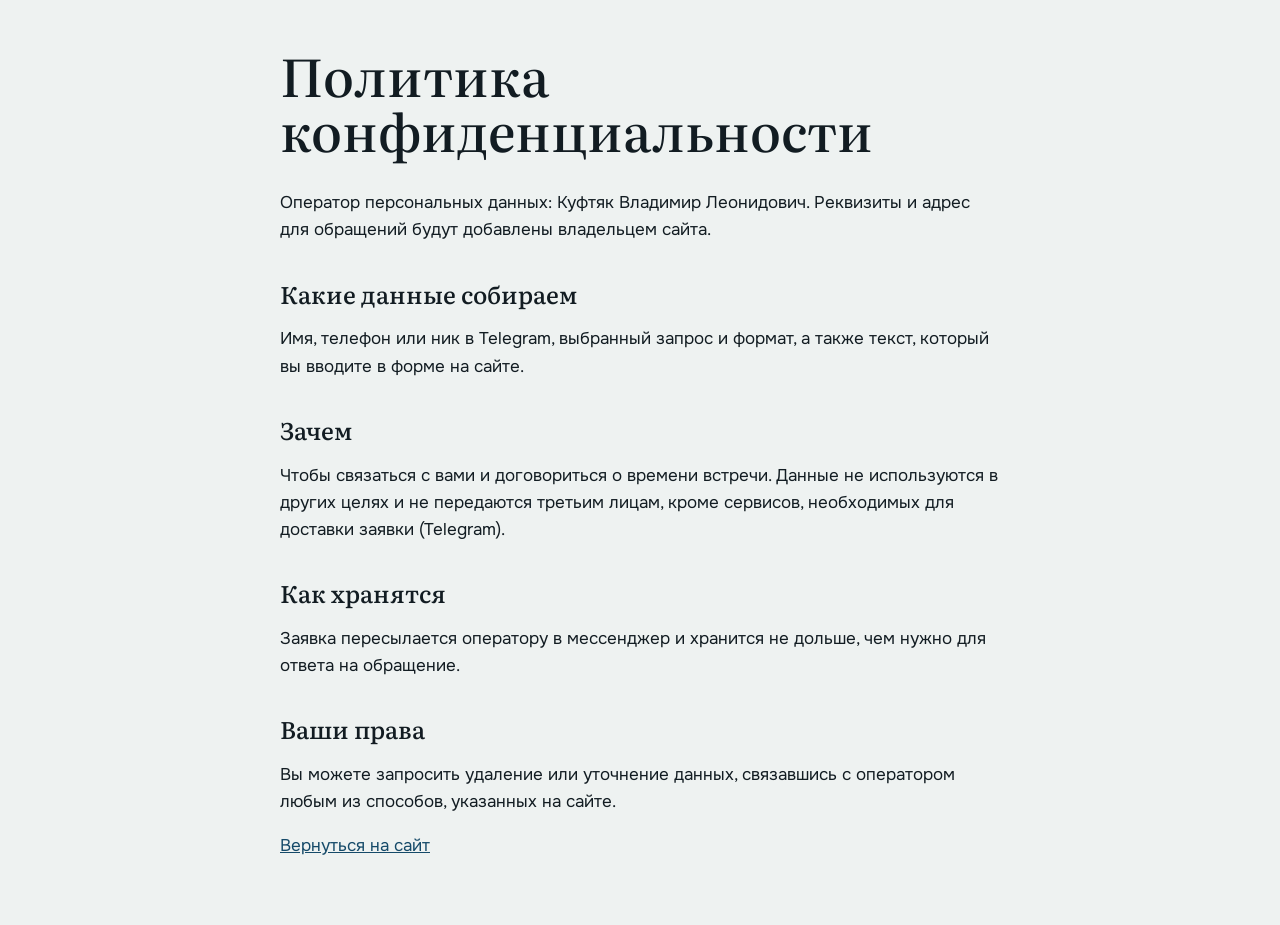
<file: privacy.html>
<!doctype html>
<html lang="ru">
<head>
<meta charset="utf-8">
<meta name="viewport" content="width=device-width, initial-scale=1">
<title>Политика конфиденциальности — Владимир Куфтяк</title>
<meta name="robots" content="noindex">
<link href="https://fonts.googleapis.com/css2?family=Literata:opsz,wght@7..72,400;7..72,500&family=Onest:wght@400;500&display=swap" rel="stylesheet">
<style>
body{margin:0;background:#EEF2F1;color:#121C22;font:17px/1.6 'Onest',system-ui,sans-serif;padding:48px 16px}
main{max-width:720px;margin:0 auto}
h1{font:500 clamp(32px,5vw,52px)/1.05 'Literata',Georgia,serif;margin:0 0 32px}
h2{font:500 24px/1.2 'Literata',Georgia,serif;margin:36px 0 10px}
a{color:#154A69}
</style>
</head>
<body>
<main>
<h1>Политика конфиденциальности</h1>
<p>Оператор персональных данных: Куфтяк Владимир Леонидович. Реквизиты и адрес для обращений будут добавлены владельцем сайта.</p>
<h2>Какие данные собираем</h2>
<p>Имя, телефон или ник в Telegram, выбранный запрос и формат, а также текст, который вы вводите в форме на сайте.</p>
<h2>Зачем</h2>
<p>Чтобы связаться с вами и договориться о времени встречи. Данные не используются в других целях и не передаются третьим лицам, кроме сервисов, необходимых для доставки заявки (Telegram).</p>
<h2>Как хранятся</h2>
<p>Заявка пересылается оператору в мессенджер и хранится не дольше, чем нужно для ответа на обращение.</p>
<h2>Ваши права</h2>
<p>Вы можете запросить удаление или уточнение данных, связавшись с оператором любым из способов, указанных на сайте.</p>
<p><a href="index.html">Вернуться на сайт</a></p>
</main>
</body>
</html>
</file>
<file: motion.css>
/* motion-kit: токены и стили эффектов. Светлая тема. Цвета переопределять под бренд клиента. */
:root{
  /* пружины: "stiffness damping" (из designbookmark motion studies) */
  --spring-follow:900 50;
  --spring-settle:280 22;
  --spring-soft:260 24;
  --spring-lead:620 36;
  --spring-trail:190 19;
  --spring-pop:520 16;
  --spring-fade:420 32;
  --stagger:45;               /* мс между элементами */

  /* бренд: менять под клиента */
  --mk-bg:#fafaf7;
  --mk-surface:#fff;
  --mk-text:#16181d;
  --mk-muted:#6b7280;
  --mk-accent:#e4572e;
  --mk-on-accent:#fff;
  --mk-fill:rgba(22,24,29,.06);

  --mk-r-pill:999px;
  --mk-r-card:24px;
  --mk-ease-out:cubic-bezier(.22,1,.36,1);   /* для CSS-переходов, где пружина избыточна */
}

/* reveal: класс mk-reveal ставит JS, без JS элементы видны */
.mk-on .mk-reveal{opacity:0;transform:translate3d(0,22px,0);transition:opacity .7s var(--mk-ease-out),transform .8s var(--mk-ease-out);transition-delay:var(--d,0ms)}
.mk-on .mk-reveal.mk-in{opacity:1;transform:none}

/* magnetic: будем двигать только transform */
[data-magnetic]{will-change:transform}

/* roll: две копии буквы, верхняя уезжает, нижняя заезжает */
.mk-roll{display:inline-flex;overflow:hidden;line-height:1.15;vertical-align:bottom}
.mk-roll__c{display:inline-block;position:relative;height:1.15em;overflow:hidden}
.mk-roll__c>span{display:block;transition:transform .5s var(--mk-ease-out);transition-delay:calc(var(--i)*14ms)}
.mk-roll__c>span+span{position:absolute;inset:0;transform:translateY(110%)}
.mk-roll:hover .mk-roll__c>span:first-child,.mk-roll:focus-visible .mk-roll__c>span:first-child{transform:translateY(-110%)}
.mk-roll:hover .mk-roll__c>span+span,.mk-roll:focus-visible .mk-roll__c>span+span{transform:none}

/* pill: резиновый хайлайт */
.mk-pill{position:relative;display:inline-flex;gap:2px;padding:4px;border-radius:var(--mk-r-pill);background:var(--mk-fill)}
.mk-pill__hl{position:absolute;top:4px;bottom:4px;left:0;border-radius:var(--mk-r-pill);background:var(--mk-surface);box-shadow:0 1px 3px rgba(22,24,29,.12);pointer-events:none;will-change:transform,width}
.mk-pill [data-pill-item]{position:relative;z-index:1;padding:9px 18px;border:0;background:none;border-radius:var(--mk-r-pill);font:inherit;font-weight:500;color:var(--mk-muted);cursor:pointer;transition:color .2s}
.mk-pill [data-pill-item].is-active{color:var(--mk-text)}

@media (prefers-reduced-motion:reduce){
  .mk-on .mk-reveal{opacity:1;transform:none;transition:none}
  .mk-roll__c>span{transition:none}
}
</file>
<file: styles.css>
:root{
  --bg:#EEF2F1; --field:#E0E8E6; --blue:#D3E3EB; --paper:#F8FAF9;
  --ink:#121C22; --ink2:#43525A; --accent:#1D5E85; --accent-d:#154A69; --dot:#E0572A; --warm:#F0A27C;
  --font-d:'Literata',Georgia,'Times New Roman',serif; --font-t:'Onest',system-ui,-apple-system,'Segoe UI',sans-serif;
  --pad:clamp(20px,4vw,56px); --max:1240px; --ease:cubic-bezier(.22,1,.36,1);
  --mk-bg:var(--bg); --mk-surface:var(--paper); --mk-text:var(--ink); --mk-muted:var(--ink2); --mk-accent:var(--accent); --mk-fill:rgba(18,28,34,.07);
}
*{box-sizing:border-box;margin:0;padding:0}
html{scroll-behavior:auto;-webkit-text-size-adjust:100%}
body{background:var(--bg);color:var(--ink);font:400 18px/1.6 var(--font-t);overflow-x:hidden;-webkit-font-smoothing:antialiased}
img,svg{display:block;max-width:100%}
a{color:inherit}
button{font:inherit;color:inherit;cursor:pointer}
:focus-visible{outline:3px solid var(--accent);outline-offset:3px;border-radius:6px}
::selection{background:var(--accent);color:#fff}
h1,h2,h3{font-family:var(--font-d);font-weight:500;letter-spacing:-.02em;text-wrap:balance;overflow-wrap:anywhere}

.sec{max-width:var(--max);margin:0 auto;padding:clamp(72px,11vw,150px) var(--pad)}
.sec__title{font-size:clamp(32px,4.6vw,60px);line-height:1.05}
.sec__lead{font-size:clamp(17px,1.5vw,20px);color:var(--ink2);max-width:60ch;margin-top:20px}

/* header */
.header{position:fixed;inset:0 0 auto;z-index:50;background:var(--bg);transition:background .3s}
.header.scrolled{background:rgba(238,242,241,.96)}
.header__inner{max-width:var(--max);margin:0 auto;padding:12px var(--pad);display:flex;align-items:center;gap:24px;min-width:0}
.logo{display:flex;flex-direction:column;text-decoration:none;flex-shrink:0;line-height:1.15}
.logo b{font:500 20px/1.1 var(--font-d);letter-spacing:-.01em}
.logo span{font-size:13px;color:var(--ink2)}
.nav{display:flex;gap:28px;margin-left:auto;min-width:0}
.nav a{text-decoration:none;font-size:15px;font-weight:500;white-space:nowrap}
.header__cta{flex-shrink:0}
.burger{display:none;width:44px;height:44px;border:0;background:none;position:relative;flex-shrink:0}
.burger i{position:absolute;left:11px;right:11px;height:2px;background:var(--ink);transition:transform .3s var(--ease)}
.burger i:first-child{top:18px}.burger i:last-child{top:26px}
.burger.is-open i:first-child{transform:translateY(4px) rotate(45deg)}
.burger.is-open i:last-child{transform:translateY(-4px) rotate(-45deg)}

/* buttons */
.btn{display:inline-flex;align-items:center;justify-content:center;min-height:56px;padding:0 30px;background:var(--accent);color:#fff;border:0;border-radius:999px;font:600 17px/1.2 var(--font-t);text-decoration:none;transition:background .25s,transform .25s var(--ease);text-align:center}
.btn:hover{background:var(--accent-d)}
.btn:active{transform:scale(.97)}
.btn--small{min-height:44px;padding:0 22px;font-size:15px}
.btn--wide{width:100%}
.textlink{font-weight:600;text-decoration:none;border-bottom:2px solid var(--accent);padding-bottom:2px;color:var(--accent-d)}

/* hero */
.hero{max-width:var(--max);margin:0 auto;padding:clamp(110px,13vw,150px) var(--pad) clamp(40px,6vw,70px);display:grid;grid-template-columns:minmax(0,1.12fr) minmax(0,.88fr);gap:clamp(24px,4vw,64px);align-items:center}
.hero__title{font-size:clamp(33px,5.2vw,72px);line-height:1;letter-spacing:-.035em;font-weight:500}
.hero__lead{font-size:clamp(18px,1.6vw,21px);max-width:46ch;margin-top:28px;color:var(--ink2)}
.hero__actions{display:flex;flex-wrap:wrap;align-items:center;gap:20px 28px;margin-top:36px}
.js .hero__title .w{display:inline-block;overflow:hidden;vertical-align:top;padding-bottom:.14em;margin-bottom:-.14em}
.js .hero__title .w>span{display:inline-block;transform:translateY(112%);animation:rise 1s var(--ease) forwards;animation-delay:calc(var(--i)*110ms + 150ms)}
@keyframes rise{to{transform:none}}

.orbit{position:relative;width:min(100%,560px);aspect-ratio:1;margin:0 auto}
.orbit__photo{position:absolute;left:50%;top:50%;width:59%;aspect-ratio:1;transform:translate(-50%,-50%);border-radius:50%;overflow:hidden;background:var(--field)}
.orbit__photo img{width:100%;height:100%;object-fit:cover}
.orbit__svg{position:absolute;inset:0;width:100%;height:100%;overflow:visible}
.orbit__ring{fill:none;stroke:var(--accent);stroke-opacity:.28;stroke-width:3}
.orbit__text{transform-origin:300px 300px;animation:spin 90s linear infinite}
.orbit__text text{font:500 16px var(--font-t);fill:var(--ink2)}
#odot{fill:var(--dot)}
.orbit__cap{position:absolute;left:50%;bottom:2%;transform:translateX(-50%);font-size:15px;color:var(--ink2);white-space:nowrap;background:var(--bg);padding:2px 14px;border-radius:99px}
@keyframes spin{to{transform:rotate(360deg)}}

/* facts */
.facts{max-width:var(--max);margin:0 auto;padding:0 var(--pad);list-style:none;display:grid;grid-template-columns:repeat(4,1fr);gap:clamp(12px,2vw,24px)}
.facts li{background:var(--field);border-radius:20px;padding:24px 24px 26px;display:flex;flex-direction:column;gap:6px}
.facts b{font:500 clamp(36px,4.2vw,56px)/1 var(--font-d);letter-spacing:-.03em;font-variant-numeric:tabular-nums;color:var(--accent-d)}
.facts li>span{font-size:15px;line-height:1.4;color:var(--ink2)}

/* requests */
.requests{display:grid;grid-template-columns:minmax(0,5fr) minmax(0,7fr);gap:clamp(28px,5vw,80px);align-items:start}
.requests__head{position:sticky;top:110px}
.reqs{list-style:none}
.reqs a{display:grid;grid-template-columns:1fr auto;gap:6px 24px;padding:30px 0;text-decoration:none;align-items:center;position:relative;transition:padding .35s var(--ease)}
.reqs li+li a{border-top:2px solid var(--field)}
.reqs h3{font-size:clamp(24px,2.5vw,34px);line-height:1.12;grid-column:1}
.reqs p{grid-column:1;color:var(--ink2);max-width:52ch;font-size:17px}
.reqs__go{grid-row:1/3;grid-column:2;font-size:32px;color:var(--accent);transition:transform .35s var(--ease)}
.reqs a:hover{padding-left:14px}
.reqs a:hover .reqs__go{transform:translateX(8px)}

/* scene */
.scene{background:var(--blue)}
.js .scene{height:430vh}
.scene__sticky{display:grid;grid-template-columns:minmax(0,5fr) minmax(0,7fr);grid-template-areas:"head art" "steps art";align-content:center;gap:28px clamp(24px,4vw,64px);max-width:var(--max);margin:0 auto;padding:90px var(--pad) 40px;min-height:100svh}
.js .scene__sticky{position:sticky;top:0;height:100svh}
.scene__head{grid-area:head;align-self:end}
.scene__head .sec__title{font-size:clamp(30px,3.7vw,50px)}
.scene__art{grid-area:art;width:100%;height:auto;max-height:78svh;align-self:center;overflow:visible}
.scene__steps{grid-area:steps;display:grid;align-self:start}
.step{grid-area:1/1;transition:opacity .5s var(--ease),transform .6s var(--ease)}
.js .step{opacity:0;transform:translateY(18px);pointer-events:none}
.js .step.is-on{opacity:1;transform:none;pointer-events:auto}
.step h3{font-size:clamp(22px,2.3vw,30px);line-height:1.15;margin-bottom:10px;color:var(--accent-d)}
.step p{font-size:clamp(16px,1.4vw,19px);max-width:44ch}
.scene__bar{grid-area:2/1;align-self:end;margin-top:28px;height:6px;background:rgba(18,28,34,.12);border-radius:3px;overflow:hidden;display:none}
.js .scene__bar{display:block}
.scene__bar i{display:block;height:100%;width:100%;background:var(--accent);transform-origin:0 50%;transform:scaleX(0)}
.coil__future{fill:none;stroke:var(--ink2);stroke-opacity:.45;stroke-width:3;stroke-dasharray:1 11;stroke-linecap:round}
.coil__walked{fill:none;stroke:var(--accent);stroke-width:6;stroke-linecap:round;stroke-linejoin:round}
#dotMain{fill:var(--dot)}#dotHalo{fill:var(--dot);fill-opacity:.22}
.coil__lab,.coil__end{font:500 20px var(--font-d);fill:var(--ink2)}
.coil__end{opacity:0;fill:var(--accent-d);font-size:24px}

/* marquee */
.marquee{overflow:hidden;background:var(--ink);color:var(--bg);padding:20px 0}
.marquee__track{display:flex;width:max-content;animation:mq 48s linear infinite}
.marquee span{font:500 clamp(22px,2.6vw,34px)/1.2 var(--font-d);padding:0 28px;white-space:nowrap;position:relative}
.marquee span::after{content:"";display:inline-block;width:10px;height:10px;border-radius:50%;background:var(--dot);margin-left:56px;vertical-align:middle}
@keyframes mq{to{transform:translateX(-50%)}}

/* manifest */
.manifest{display:grid;grid-template-columns:minmax(0,7fr) minmax(0,5fr);gap:clamp(28px,5vw,80px);align-items:end}
.manifest__title{font-size:clamp(34px,7vw,104px);line-height:1;letter-spacing:-.04em}
.js .manifest__title .mw{color:rgba(18,28,34,.16);transition:color .35s}
.js .manifest__title .mw.on{color:var(--ink)}
.manifest__side p{font-size:clamp(17px,1.5vw,20px);color:var(--ink)}
.manifest__sig{margin-top:18px;color:var(--accent-d)!important;font-weight:600}

/* ego */
.ego{background:var(--bg)}
.ego__head{max-width:760px;margin-bottom:clamp(30px,4vw,50px)}
.egoPill,.pricePill{margin-top:28px;display:inline-flex}
.egoPill [data-pill-item],.pricePill [data-pill-item]{font-size:16px}
.ego__body{display:grid;grid-template-columns:minmax(0,5fr) minmax(0,7fr);gap:clamp(24px,5vw,80px);align-items:center}
.ego__svg{width:100%;max-width:440px;height:auto;margin:0 auto;background:var(--field);border-radius:32px}
.e{transform:translate(180px,var(--y)) scale(var(--s,1));transition:transform .9s cubic-bezier(.34,1.45,.5,1),opacity .3s;transform-origin:0 0}
.e circle{transition:filter .3s}
.e--p circle{fill:#3B4A5A}.e--a circle{fill:var(--accent)}.e--c circle{fill:var(--warm)}
.lbl{font:600 16px var(--font-t);fill:#fff;pointer-events:none;transition:opacity .3s}
.lbl--c{fill:var(--ink)}
.ego__svg{--sp:1.2;--sa:.74;--sc:.84}
.ego__svg[data-state="after"]{--sp:.8;--sa:1.2;--sc:1}
.e--p{--s:var(--sp)}.e--a{--s:var(--sa)}.e--c{--s:var(--sc)}
.ego__svg[data-hl="p"] .e:not(.e--p),.ego__svg[data-hl="a"] .e:not(.e--a),.ego__svg[data-hl="c"] .e:not(.e--c){opacity:.35}
.ego__svg[data-hl="p"] .lbl:not(.lbl--p),.ego__svg[data-hl="a"] .lbl:not(.lbl--a),.ego__svg[data-hl="c"] .lbl:not(.lbl--c){opacity:.35}
.voices{list-style:none;display:grid;gap:14px}
.voices li{padding:24px 28px;background:var(--field);border-radius:20px;transition:background .25s,transform .35s var(--ease)}
.voices li:hover,.voices li.hl{background:var(--blue);transform:translateX(8px)}
.voices h3{font-size:26px;margin-bottom:4px}
.voices__say{font:italic 400 19px/1.4 var(--font-d);color:var(--accent-d);margin-bottom:8px}
.voices li p:last-child{font-size:16px;color:var(--ink2)}
.ego__note{margin-top:22px;font-size:14px;color:var(--ink2)}

/* fears */
.fears{background:var(--field);max-width:none}
.fears>*{max-width:var(--max);margin-left:auto;margin-right:auto}
.fears__head{margin-bottom:clamp(30px,4vw,50px)}
.fears__body{display:grid;grid-template-columns:minmax(0,5fr) minmax(0,7fr);gap:clamp(24px,4vw,64px);align-items:start}
.fears__tabs{display:flex;flex-direction:column;gap:6px}
.fears__tabs button{text-align:left;padding:16px 20px;background:transparent;border:0;border-radius:14px;font:500 19px/1.3 var(--font-d);transition:background .25s,color .25s,transform .35s var(--ease)}
.fears__tabs button:hover{background:rgba(255,255,255,.55)}
.fears__tabs button.is-on{background:var(--ink);color:var(--bg);transform:translateX(10px)}
.fears__panels{background:var(--paper);border-radius:28px;padding:clamp(28px,4vw,52px);min-height:340px}
.fp h3{font-size:clamp(26px,3vw,40px);line-height:1.1;margin-bottom:16px;color:var(--accent-d)}
.fp p{font-size:clamp(17px,1.5vw,20px);max-width:52ch}
.fp .textlink{display:inline-block;margin-top:22px}
.js .fp{display:none}
.js .fp.is-on{display:block;animation:fpIn .6s var(--ease)}
@keyframes fpIn{from{opacity:0;transform:translateY(14px)}to{opacity:1;transform:none}}
.fp+.fp{margin-top:28px}.js .fp+.fp{margin-top:0}

/* price */
.price__head{max-width:760px;margin-bottom:clamp(28px,4vw,48px)}
.pricePill{flex-wrap:wrap;border-radius:26px}
.js .pane{display:none}
.js .pane.is-on{display:block;animation:fpIn .6s var(--ease)}
.pane+.pane{margin-top:24px}.js .pane+.pane{margin-top:0}
.calc{display:grid;grid-template-columns:minmax(0,6fr) minmax(0,5fr);gap:clamp(24px,5vw,72px);align-items:center}
.calc__label{font:500 20px var(--font-d)}
.calc__n{display:flex;align-items:baseline;gap:16px;margin:6px 0 18px}
.calc__n output{font:500 clamp(80px,11vw,150px)/.95 var(--font-d);letter-spacing:-.05em;font-variant-numeric:tabular-nums;color:var(--accent-d);min-width:1.1ch}
.calc__n span{font:500 26px var(--font-d)}
input[type=range]{-webkit-appearance:none;appearance:none;width:100%;height:44px;background:transparent;cursor:pointer}
input[type=range]::-webkit-slider-runnable-track{height:10px;border-radius:5px;background:var(--field)}
input[type=range]::-moz-range-track{height:10px;border-radius:5px;background:var(--field)}
input[type=range]::-webkit-slider-thumb{-webkit-appearance:none;width:34px;height:34px;border-radius:50%;background:var(--dot);border:0;margin-top:-12px;transition:transform .25s var(--ease)}
input[type=range]::-moz-range-thumb{width:34px;height:34px;border-radius:50%;background:var(--dot);border:0}
input[type=range]:active::-webkit-slider-thumb{transform:scale(1.2)}
.calc__marks{display:flex;justify-content:space-between;font-size:14px;color:var(--ink2);padding:0 12px}
.calc__presets{display:flex;flex-wrap:wrap;gap:10px;margin-top:22px}
.calc__presets button{min-height:44px;padding:0 20px;background:var(--field);border:0;border-radius:999px;font-weight:500;font-size:16px;transition:background .25s,color .25s}
.calc__presets button:hover,.calc__presets button.is-on{background:var(--ink);color:var(--bg)}
.calc__hint{margin-top:18px;font-size:14px;color:var(--ink2);max-width:46ch}
.ticket{position:relative;background:var(--paper);padding:34px 32px 30px;border-radius:12px}
.ticket::before,.ticket::after{content:"";position:absolute;top:128px;width:28px;height:28px;border-radius:50%;background:var(--bg)}
.ticket::before{left:-14px}.ticket::after{right:-14px}
.ticket__title{font:500 24px var(--font-d);padding-bottom:30px;margin-bottom:6px;border-bottom:3px dotted var(--field)}
.ticket__rows>div{display:flex;justify-content:space-between;gap:16px;padding:9px 0;font-size:16px}
.ticket__rows dt{color:var(--ink2)}
.ticket__rows dd{font-weight:600;text-align:right}
.ticket__total{display:flex;justify-content:space-between;align-items:baseline;padding:16px 0 22px;margin-top:6px;border-top:3px dotted var(--field)}
.ticket__total span{font:500 20px var(--font-d)}
.ticket__total b{font:500 clamp(34px,3.6vw,46px)/1 var(--font-d);color:var(--accent-d);font-variant-numeric:tabular-nums;letter-spacing:-.02em}
.ticket__fine{margin-top:12px;font-size:13px;color:var(--ink2);text-align:center}
.paneGrid{display:grid;grid-template-columns:minmax(0,5fr) minmax(0,7fr);gap:clamp(24px,5vw,72px);align-items:center}
.big{background:var(--blue);border-radius:28px;padding:clamp(32px,5vw,64px);display:flex;flex-direction:column;gap:8px;min-height:300px;justify-content:center}
.big b{font:500 clamp(46px,6vw,84px)/1 var(--font-d);letter-spacing:-.04em;color:var(--accent-d);overflow-wrap:anywhere}
.big span{font-size:18px;color:var(--ink2)}
.paneTxt h3{font-size:clamp(26px,3vw,40px);line-height:1.1;margin-bottom:16px}
.paneTxt p{max-width:54ch;margin-bottom:24px}
.paneTxt .btn{margin-right:22px;margin-bottom:8px}
.plain{list-style:none;margin-bottom:28px;display:grid;gap:14px}
.plain li{padding-left:26px;position:relative;max-width:54ch}
.plain li::before{content:"";position:absolute;left:0;top:.7em;width:10px;height:10px;border-radius:50%;background:var(--dot)}

/* about */
.about{display:grid;grid-template-columns:minmax(0,5fr) minmax(0,7fr);gap:clamp(28px,5vw,80px);align-items:start;background:var(--bg)}
.about__side{position:sticky;top:110px}
.about__big{display:flex;align-items:baseline;gap:18px;margin-top:28px}
.about__big b{font:500 clamp(64px,8vw,112px)/.9 var(--font-d);letter-spacing:-.05em;color:var(--accent-d);font-variant-numeric:tabular-nums}
.about__big>span{font-size:16px;color:var(--ink2);max-width:22ch;line-height:1.4}
.path{list-style:none}
.path li{display:grid;grid-template-columns:150px 1fr;gap:20px;padding:30px 0}
.path li+li{border-top:2px solid var(--field)}
.path time{font:500 22px/1.2 var(--font-d);color:var(--accent-d)}
.path h3{font-size:clamp(22px,2.2vw,28px);line-height:1.15;margin-bottom:8px}
.path p{color:var(--ink2);font-size:17px}
.about__links{grid-column:1/-1;font-size:17px}
.about__links a{color:var(--accent-d);font-weight:600}

/* process */
.process{padding-top:clamp(40px,6vw,80px)}
.proc{list-style:none;display:grid;grid-template-columns:repeat(4,1fr);gap:clamp(16px,2.4vw,32px);margin-top:clamp(36px,5vw,64px);position:relative;counter-reset:s}
.proc::before{content:"";position:absolute;left:0;right:0;top:15px;height:6px;border-radius:3px;background:var(--field)}
.proc::after{content:"";position:absolute;left:0;top:15px;height:6px;border-radius:3px;background:var(--accent);width:var(--pw,0%)}
.proc li{position:relative;padding-top:56px}
.proc li::before{content:"";position:absolute;left:0;top:0;width:36px;height:36px;border-radius:50%;background:var(--bg);border:6px solid var(--field);z-index:1;transition:border-color .4s,background .4s}
.proc li.on::before{border-color:var(--accent);background:var(--dot)}
.proc h3{font-size:clamp(21px,2vw,26px);margin-bottom:8px}
.proc p{font-size:16px;color:var(--ink2)}

/* ano */
.ano{background:var(--blue);padding:clamp(72px,10vw,130px) 0}
.ano__in{max-width:var(--max);margin:0 auto;padding:0 var(--pad);display:grid;grid-template-columns:minmax(0,6fr) minmax(0,6fr);gap:clamp(28px,5vw,80px);align-items:center}
.ano__txt .btn{margin-top:32px}
.ano__list{list-style:none;display:grid;grid-template-columns:1fr 1fr;gap:12px}
.ano__list li{background:var(--paper);border-radius:16px;padding:20px 22px;font:500 19px/1.25 var(--font-d);min-height:84px;display:flex;align-items:center}

/* faq */
.faq{max-width:900px}
.faq__list{margin-top:36px}
.faq details{border-top:2px solid var(--field)}
.faq details:last-child{border-bottom:2px solid var(--field)}
.faq summary{list-style:none;cursor:pointer;padding:24px 56px 24px 0;font:500 clamp(20px,2.2vw,26px)/1.25 var(--font-d);position:relative}
.faq summary::-webkit-details-marker{display:none}
.faq summary::after{content:"+";position:absolute;right:6px;top:50%;transform:translateY(-50%);font:400 32px/1 var(--font-t);color:var(--accent);transition:transform .35s var(--ease)}
.faq details[open] summary::after{transform:translateY(-50%) rotate(45deg)}
.faq details p{padding:0 56px 26px 0;color:var(--ink2);max-width:62ch}

/* contact */
.contact{display:grid;grid-template-columns:minmax(0,6fr) minmax(0,5fr);gap:clamp(28px,5vw,80px);align-items:start}
.form{margin-top:30px;display:grid;gap:18px}
.field{display:grid;gap:6px}
.field>span{font-size:15px;font-weight:500;color:var(--ink2)}
.field input,.field select,.field textarea{width:100%;min-height:54px;padding:14px 18px;border:2px solid var(--field);background:var(--paper);border-radius:14px;font:400 17px var(--font-t);color:var(--ink);transition:border-color .25s}
.field textarea{resize:vertical;min-height:96px}
.field input:focus,.field select:focus,.field textarea:focus{outline:none;border-color:var(--accent)}
.check{display:flex;gap:12px;align-items:flex-start;font-size:15px;color:var(--ink2)}
.check input{width:22px;height:22px;margin-top:2px;accent-color:var(--accent);flex-shrink:0}
.check a{color:var(--accent-d)}
.form__note{min-height:1.4em;font-size:15px;color:var(--accent-d);font-weight:500}
.contact__links{background:var(--field);border-radius:28px;padding:clamp(28px,4vw,44px)}
.contact__links h3{font-size:26px;margin-bottom:12px}
.links{list-style:none}
.links a{display:flex;justify-content:space-between;gap:16px;align-items:baseline;padding:16px 0;text-decoration:none;border-top:2px solid rgba(18,28,34,.08);transition:padding .3s var(--ease)}
.links li:first-child a{border-top:0}
.links a:hover{padding-left:10px}
.links b{font-weight:600}
.links span{font-size:14px;color:var(--ink2);text-align:right}

.footer{background:var(--field);padding:36px 0}
.footer__in{max-width:var(--max);margin:0 auto;padding:0 var(--pad);display:flex;justify-content:space-between;gap:16px 40px;flex-wrap:wrap;font-size:15px}
.footer__fine{color:var(--ink2);font-size:14px}
.footer a{color:var(--accent-d)}

/* responsive */
@media (max-width:1180px){.nav{gap:18px}.nav a{font-size:14px}}
@media (max-width:1100px){
  .nav{position:fixed;top:68px;left:0;right:0;flex-direction:column;gap:0;background:var(--bg);padding:8px var(--pad) 24px;margin:0;transform:translateY(-130%);transition:transform .45s var(--ease);z-index:-1}
  .nav.is-open{transform:none}
  .nav a{padding:16px 0;font-size:20px;font-family:var(--font-d);border-bottom:2px solid var(--field)}
  .burger{display:block;margin-left:auto}
  .header__cta{display:none}
}
@media (max-width:900px){
  .hero,.requests,.manifest,.ego__body,.fears__body,.calc,.paneGrid,.about,.ano__in,.contact{grid-template-columns:1fr}
  .hero{padding-top:100px}
  .orbit{width:min(100%,440px)}
  .facts{grid-template-columns:1fr 1fr}
  .requests__head,.about__side{position:static}
  .scene__sticky{grid-template-columns:1fr;grid-template-areas:"head" "art" "steps";gap:6px;padding-top:84px;align-content:start}
  .scene__art{max-height:36svh}
  .scene__head .sec__title{font-size:clamp(26px,7vw,34px)}
  .scene__bar{margin-top:20px}
  .step h3{font-size:21px;margin-bottom:6px}
  .step p{font-size:15.5px;line-height:1.5}
  .fears__tabs{flex-direction:row;overflow-x:auto;gap:8px;padding-bottom:10px;scrollbar-width:none}
  .fears__tabs::-webkit-scrollbar{display:none}
  .fears__tabs button{flex-shrink:0;font-size:17px;background:var(--paper);padding:12px 18px}
  .fears__tabs button.is-on{transform:none}
  .fears__panels{min-height:0}
  .proc{grid-template-columns:1fr;gap:0;padding-left:0}
  .proc::before,.proc::after{left:15px;right:auto;top:0;bottom:0;width:6px;height:auto}
  .proc::after{height:var(--pw,0%);bottom:auto;width:6px}
  .proc li{padding:0 0 32px 64px}
  .proc li::before{top:0}
  .path li{grid-template-columns:1fr;gap:6px}
  .ano__list{grid-template-columns:1fr 1fr}
}
@media (max-width:560px){
  body{font-size:17px}
  .logo span{display:none}
  .facts li{padding:18px}
  .facts li>span{font-size:14px}
  .ano__list{grid-template-columns:1fr}
  .ticket{padding:28px 22px 24px}
  .ticket::before,.ticket::after{top:118px}
  .hero__actions .btn{width:100%}
  .orbit__cap{font-size:13px}
  .links a{flex-direction:column;gap:2px}.links span{text-align:left}
  .big{min-height:220px}
}
@media (prefers-reduced-motion:reduce){
  .orbit__text,.marquee__track{animation:none}
  .js .hero__title .w>span{animation:none;transform:none}
  .e,.step,.fp,.pane{transition:none;animation:none!important}
}
</file>
